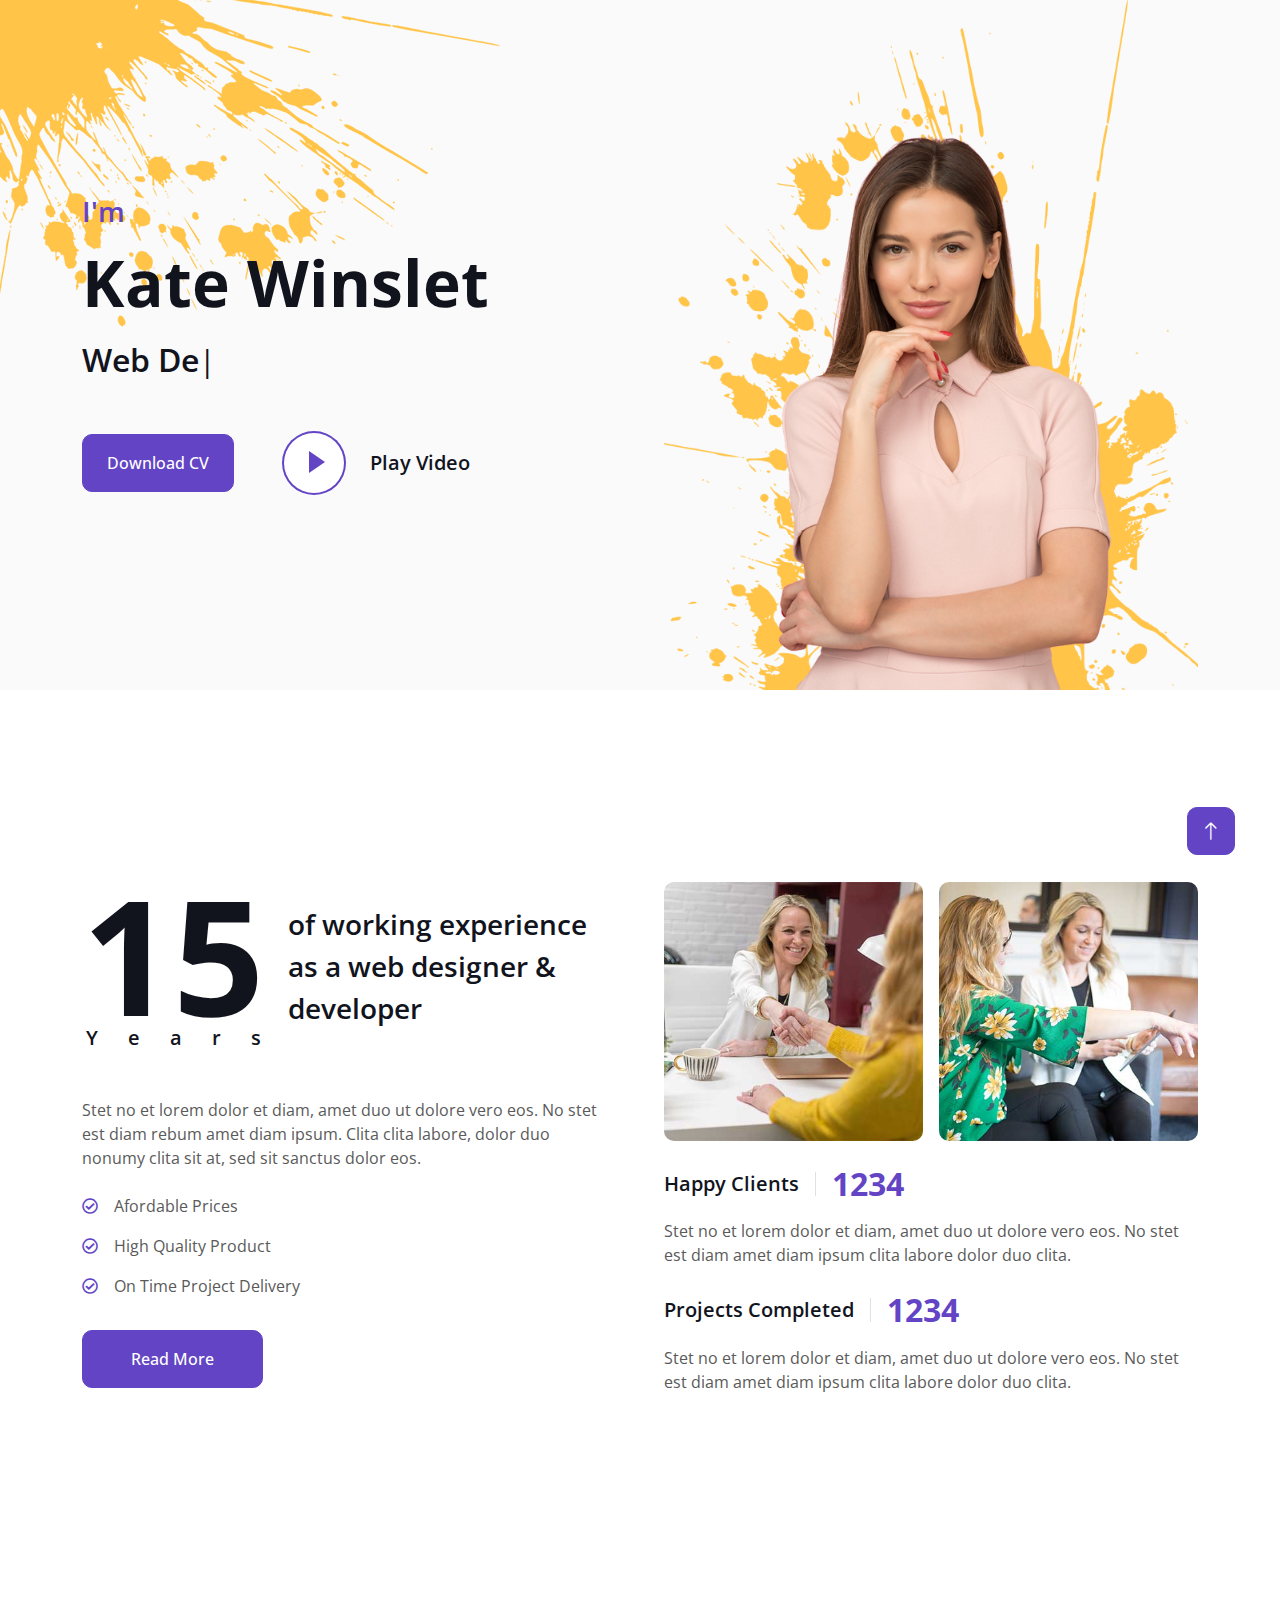
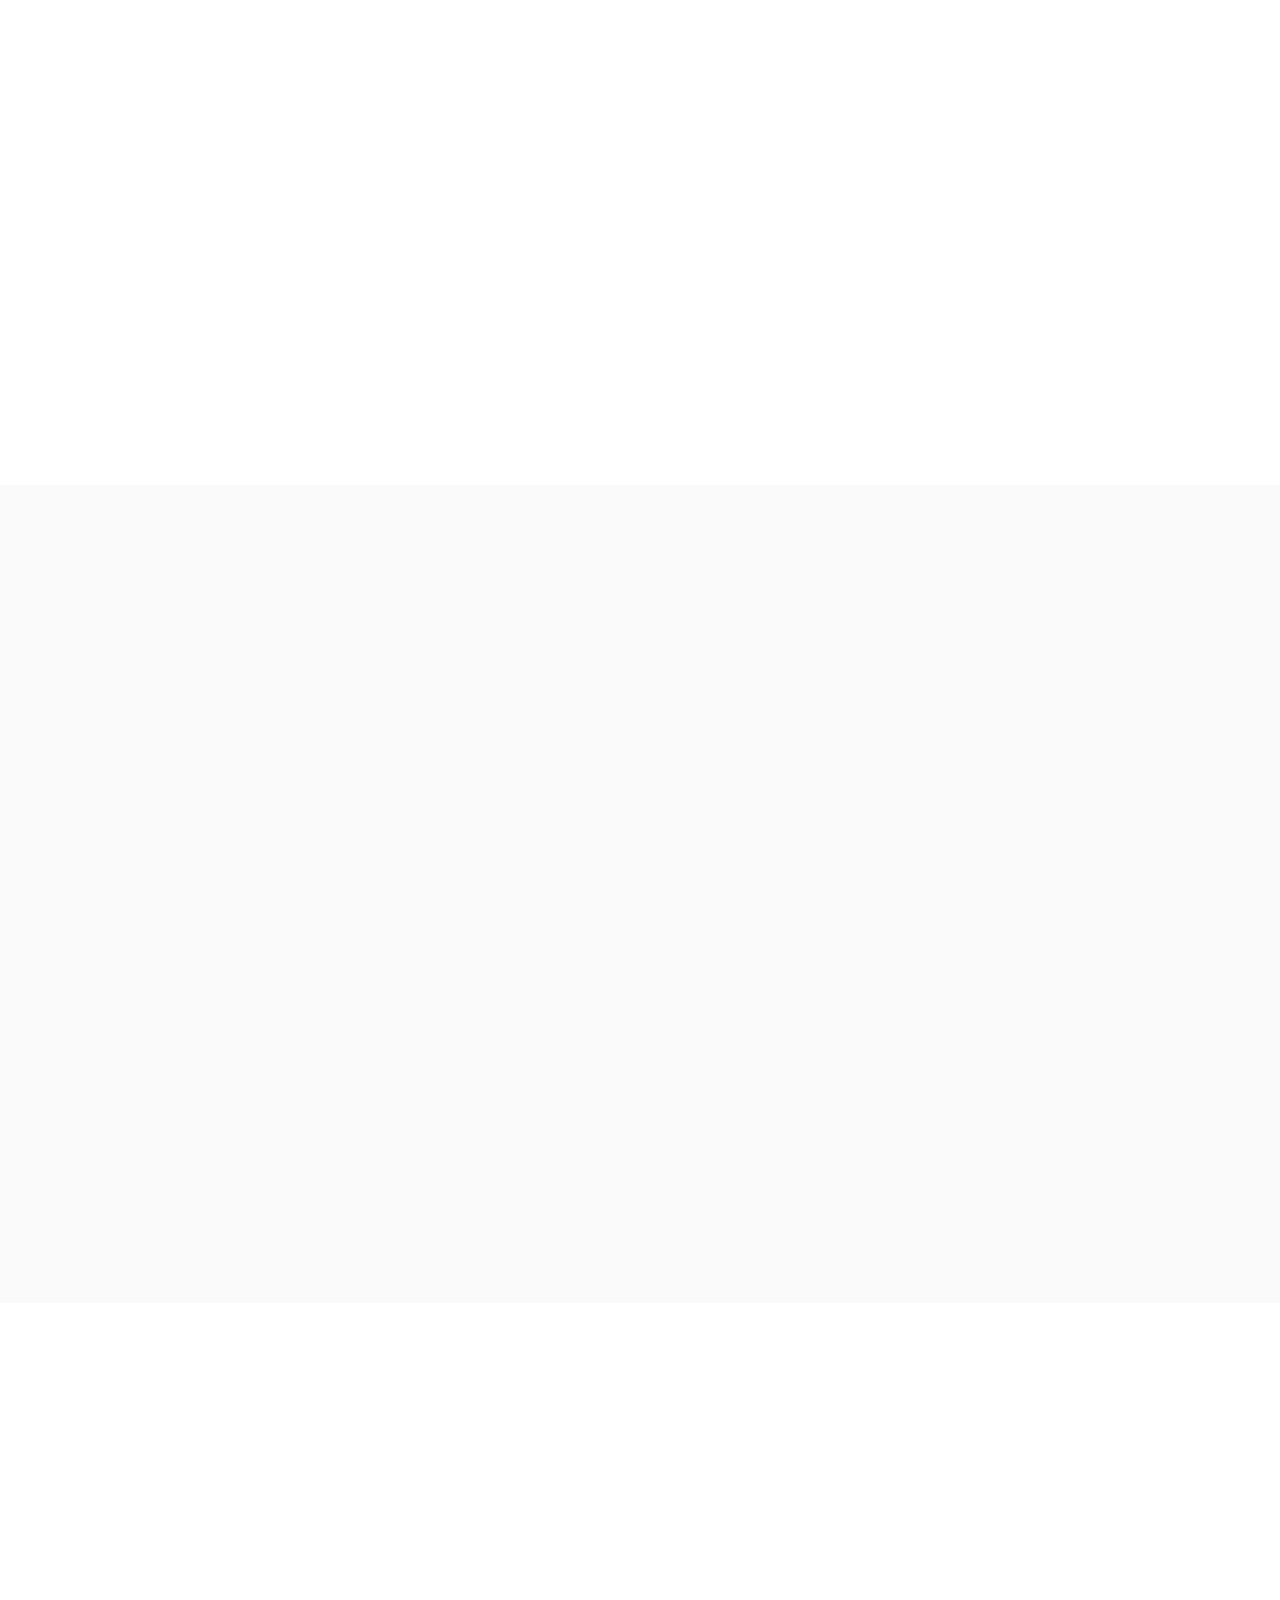
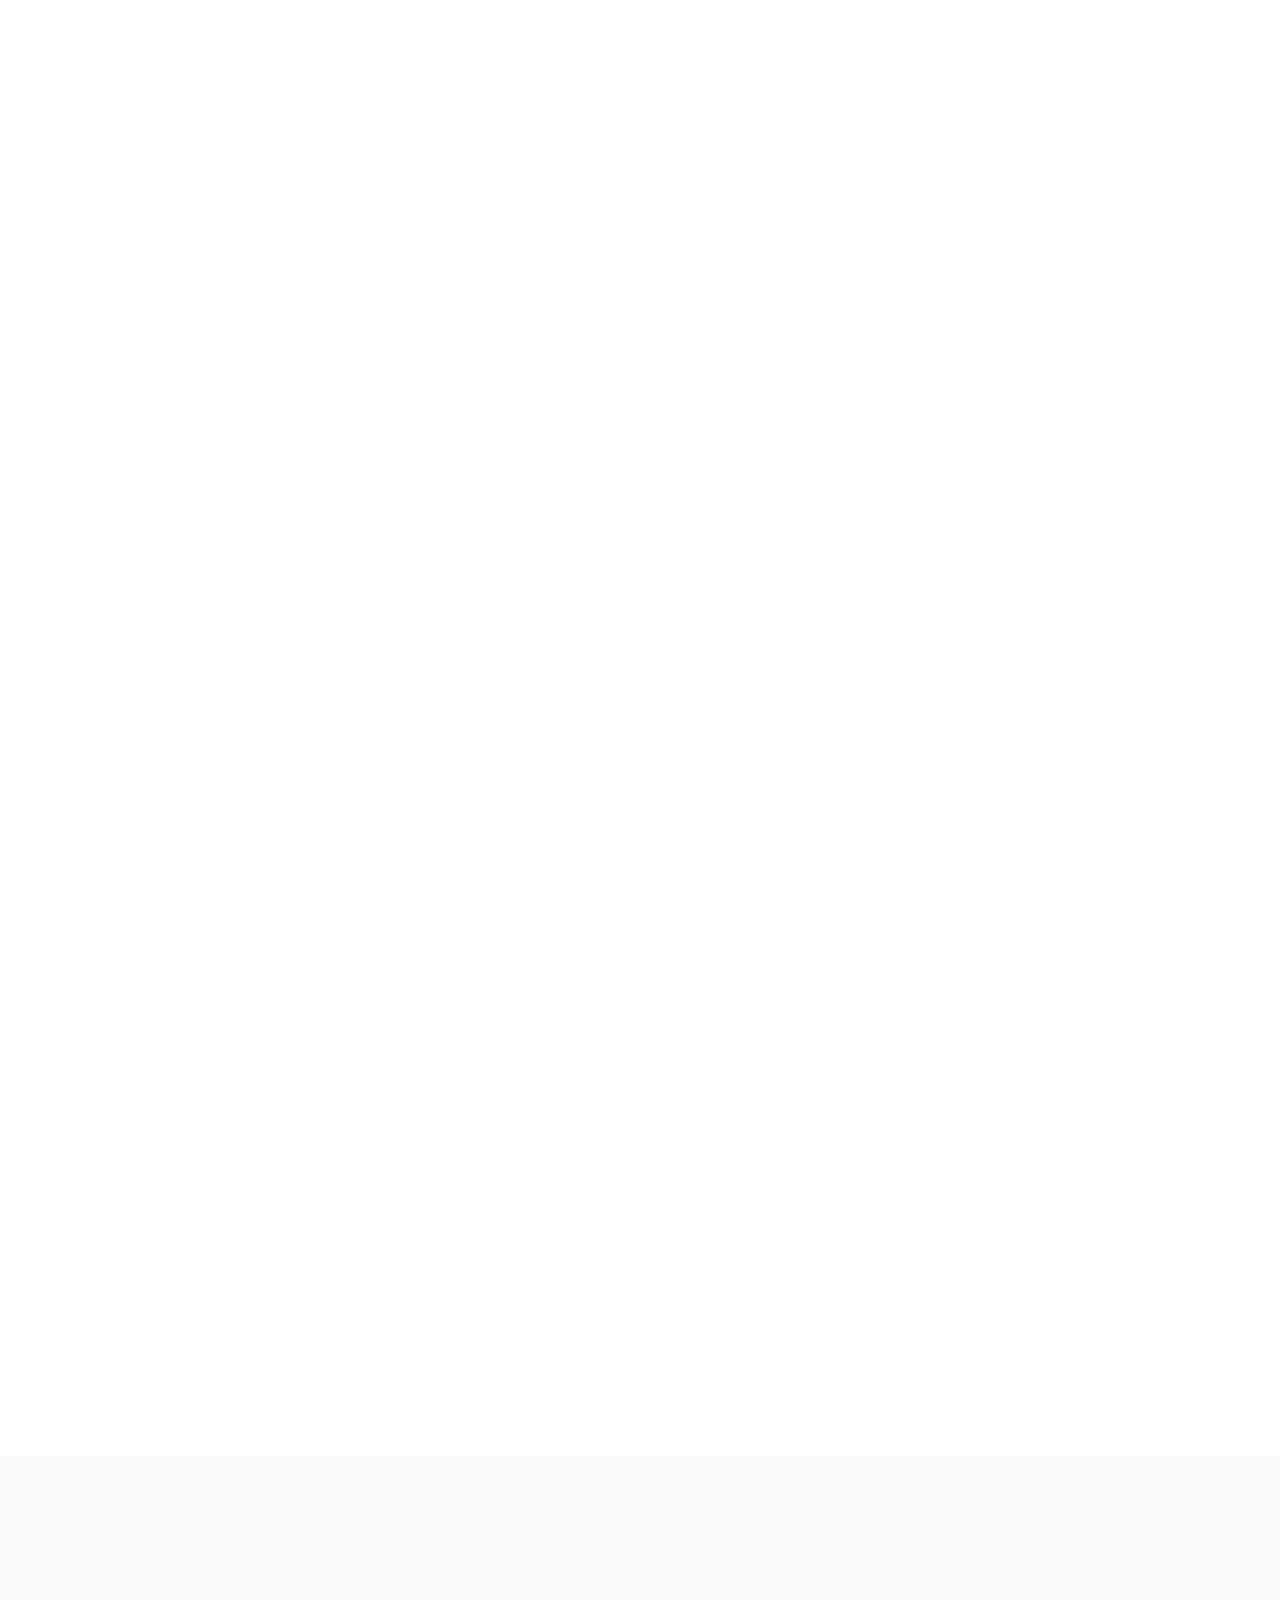
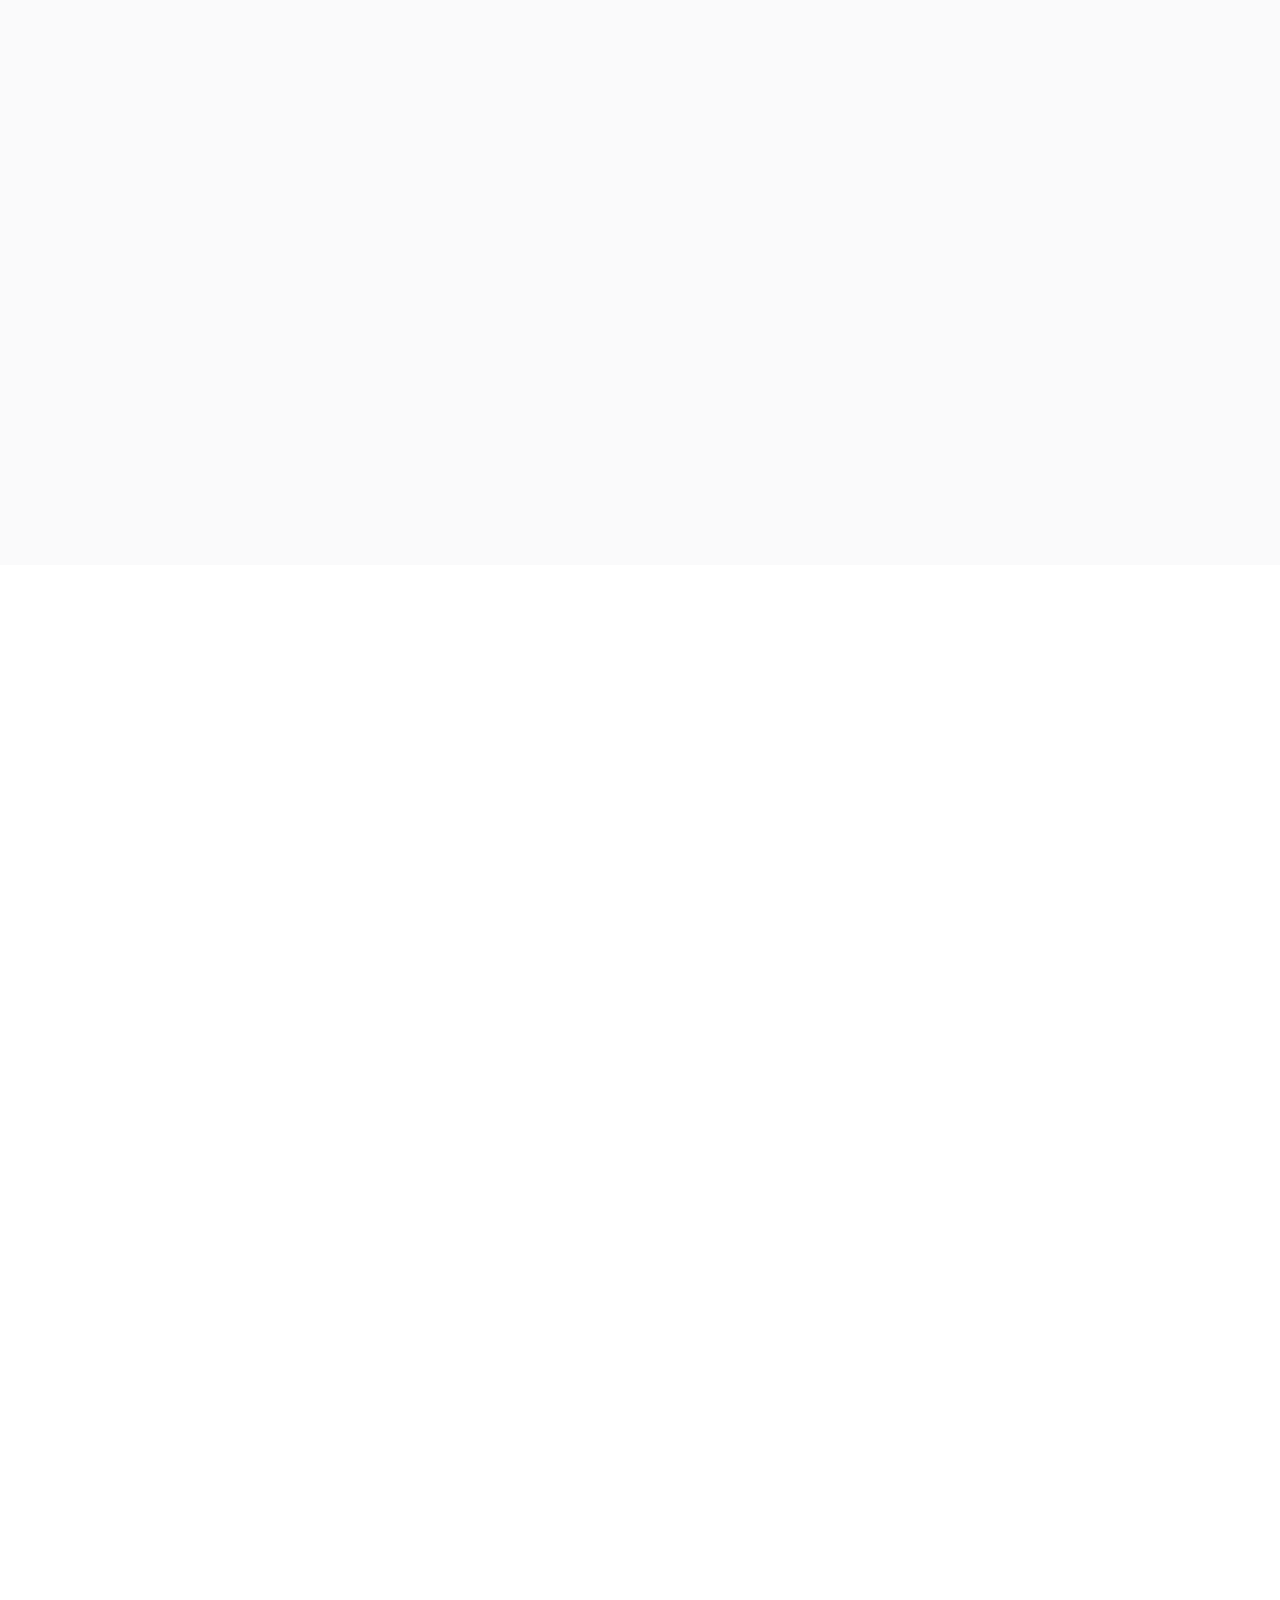
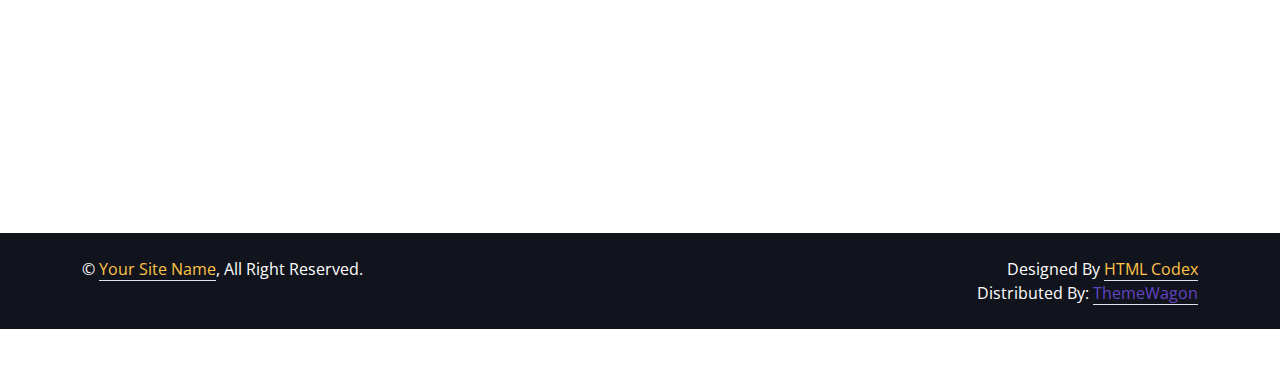
<file: index.html>
<!DOCTYPE html>
<html lang="en">

<head>
    <meta charset="utf-8">
    <title>ProMan - Personal Portfolio HTML Template</title>
    <meta content="width=device-width, initial-scale=1.0" name="viewport">
    <meta content="" name="keywords">
    <meta content="" name="description">

    <!-- Favicon -->
    <link href="img/favicon.ico" rel="icon">

    <!-- Google Web Fonts -->
    <link rel="preconnect" href="https://fonts.googleapis.com">
    <link rel="preconnect" href="https://fonts.gstatic.com" crossorigin>
    <link href="https://fonts.googleapis.com/css2?family=Open+Sans:wght@400;500;600;700;800&display=swap" rel="stylesheet"> 

    <!-- Icon Font Stylesheet -->
    <link href="https://cdnjs.cloudflare.com/ajax/libs/font-awesome/5.10.0/css/all.min.css" rel="stylesheet">
    <link href="https://cdn.jsdelivr.net/npm/bootstrap-icons@1.4.1/font/bootstrap-icons.css" rel="stylesheet">

    <!-- Libraries Stylesheet -->
    <link href="lib/animate/animate.min.css" rel="stylesheet">
    <link href="lib/lightbox/css/lightbox.min.css" rel="stylesheet">
    <link href="lib/owlcarousel/assets/owl.carousel.min.css" rel="stylesheet">

    <!-- Customized Bootstrap Stylesheet -->
    <link href="css/bootstrap.min.css" rel="stylesheet">

    <!-- Template Stylesheet -->
    <link href="css/style.css" rel="stylesheet">
</head>

<body data-bs-spy="scroll" data-bs-target=".navbar" data-bs-offset="51">
    <!-- Spinner Start -->
    <div id="spinner" class="show bg-white position-fixed translate-middle w-100 vh-100 top-50 start-50 d-flex align-items-center justify-content-center">
        <div class="spinner-border text-primary" style="width: 3rem; height: 3rem;" role="status">
            <span class="sr-only">Loading...</span>
        </div>
    </div>
    <!-- Spinner End -->


    <!-- Navbar Start -->
    <nav class="navbar navbar-expand-lg bg-white navbar-light fixed-top shadow py-lg-0 px-4 px-lg-5 wow fadeIn" data-wow-delay="0.1s">
        <a href="index.html" class="navbar-brand d-block d-lg-none">
            <h1 class="text-primary fw-bold m-0">ProMan</h1>
        </a>
        <button type="button" class="navbar-toggler" data-bs-toggle="collapse" data-bs-target="#navbarCollapse">
            <span class="navbar-toggler-icon"></span>
        </button>
        <div class="collapse navbar-collapse justify-content-between py-4 py-lg-0" id="navbarCollapse">
            <div class="navbar-nav ms-auto py-0">
                <a href="#home" class="nav-item nav-link active">Home</a>
                <a href="#about" class="nav-item nav-link">About</a>
                <a href="#skill" class="nav-item nav-link">Skills</a>
                <a href="#service" class="nav-item nav-link">Services</a>
            </div>
            <a href="index.html" class="navbar-brand bg-secondary py-3 px-4 mx-3 d-none d-lg-block">
                <h1 class="text-primary fw-bold m-0">ProMan</h1>
            </a>
            <div class="navbar-nav me-auto py-0">
                <a href="#project" class="nav-item nav-link">Projects</a>
                <a href="#team" class="nav-item nav-link">Team</a>
                <a href="#testimonial" class="nav-item nav-link">Testimonial</a>
                <a href="#contact" class="nav-item nav-link">Contact</a>
            </div>
        </div>
    </nav>
    <!-- Navbar End -->


    <!-- Header Start -->
    <div class="container-fluid bg-light my-6 mt-0" id="home">
        <div class="container">
            <div class="row g-5 align-items-center">
                <div class="col-lg-6 py-6 pb-0 pt-lg-0">
                    <h3 class="text-primary mb-3">I'm</h3>
                    <h1 class="display-3 mb-3">Kate Winslet</h1>
                    <h2 class="typed-text-output d-inline"></h2>
                    <div class="typed-text d-none">Web Designer, Web Developer, Front End Developer, Apps Designer, Apps Developer</div>
                    <div class="d-flex align-items-center pt-5">
                        <a href="" class="btn btn-primary py-3 px-4 me-5">Download CV</a>
                        <button type="button" class="btn-play" data-bs-toggle="modal"
                            data-src="https://www.youtube.com/embed/DWRcNpR6Kdc" data-bs-target="#videoModal">
                            <span></span>
                        </button>
                        <h5 class="ms-4 mb-0 d-none d-sm-block">Play Video</h5>
                    </div>
                </div>
                <div class="col-lg-6">
                    <img class="img-fluid" src="img/profile.png" alt="">
                </div>
            </div>
        </div>
    </div>
    <!-- Header End -->


    <!-- Video Modal Start -->
    <div class="modal modal-video fade" id="videoModal" tabindex="-1" aria-labelledby="exampleModalLabel" aria-hidden="true">
        <div class="modal-dialog">
            <div class="modal-content rounded-0">
                <div class="modal-header">
                    <h3 class="modal-title" id="exampleModalLabel">Youtube Video</h3>
                    <button type="button" class="btn-close" data-bs-dismiss="modal" aria-label="Close"></button>
                </div>
                <div class="modal-body">
                    <!-- 16:9 aspect ratio -->
                    <div class="ratio ratio-16x9">
                        <iframe class="embed-responsive-item" src="" id="video" allowfullscreen allowscriptaccess="always"
                            allow="autoplay"></iframe>
                    </div>
                </div>
            </div>
        </div>
    </div>
    <!-- Video Modal End -->


    <!-- About Start -->
    <div class="container-xxl py-6" id="about">
        <div class="container">
            <div class="row g-5">
                <div class="col-lg-6 wow fadeInUp" data-wow-delay="0.1s">
                    <div class="d-flex align-items-center mb-5">
                        <div class="years flex-shrink-0 text-center me-4">
                            <h1 class="display-1 mb-0">15</h1>
                            <h5 class="mb-0">Years</h5>
                        </div>
                        <h3 class="lh-base mb-0">of working experience as a web designer & developer</h3>
                    </div>
                    <p class="mb-4">Stet no et lorem dolor et diam, amet duo ut dolore vero eos. No stet est diam rebum amet diam ipsum. Clita clita labore, dolor duo nonumy clita sit at, sed sit sanctus dolor eos.</p>
                    <p class="mb-3"><i class="far fa-check-circle text-primary me-3"></i>Afordable Prices</p>
                    <p class="mb-3"><i class="far fa-check-circle text-primary me-3"></i>High Quality Product</p>
                    <p class="mb-3"><i class="far fa-check-circle text-primary me-3"></i>On Time Project Delivery</p>
                    <a class="btn btn-primary py-3 px-5 mt-3" href="">Read More</a>
                </div>
                <div class="col-lg-6 wow fadeInUp" data-wow-delay="0.5s">
                    <div class="row g-3 mb-4">
                        <div class="col-sm-6">
                            <img class="img-fluid rounded" src="img/about-1.jpg" alt="">
                        </div>
                        <div class="col-sm-6">
                            <img class="img-fluid rounded" src="img/about-2.jpg" alt="">
                        </div>
                    </div>
                    <div class="d-flex align-items-center mb-3">
                        <h5 class="border-end pe-3 me-3 mb-0">Happy Clients</h5>
                        <h2 class="text-primary fw-bold mb-0" data-toggle="counter-up">1234</h2>
                    </div>
                    <p class="mb-4">Stet no et lorem dolor et diam, amet duo ut dolore vero eos. No stet est diam amet diam ipsum clita labore dolor duo clita.</p>
                    <div class="d-flex align-items-center mb-3">
                        <h5 class="border-end pe-3 me-3 mb-0">Projects Completed</h5>
                        <h2 class="text-primary fw-bold mb-0" data-toggle="counter-up">1234</h2>
                    </div>
                    <p class="mb-0">Stet no et lorem dolor et diam, amet duo ut dolore vero eos. No stet est diam amet diam ipsum clita labore dolor duo clita.</p>
                </div>
            </div>
        </div>
    </div>
    <!-- About End -->


    <!-- Expertise Start -->
    <div class="container-xxl py-6 pb-5" id="skill">
        <div class="container">
            <div class="row g-5">
                <div class="col-lg-6 wow fadeInUp" data-wow-delay="0.1s">
                    <h1 class="display-5 mb-5">Skills & Experience</h1>
                    <p class="mb-4">Stet no et lorem dolor et diam, amet duo ut dolore vero eos. No stet est diam rebum amet diam ipsum clita dolor duo clita sit.</p>
                    <h3 class="mb-4">My Skills</h3>
                    <div class="row align-items-center">
                        <div class="col-md-6">
                            <div class="skill mb-4">
                                <div class="d-flex justify-content-between">
                                    <h6 class="font-weight-bold">HTML</h6>
                                    <h6 class="font-weight-bold">95%</h6>
                                </div>
                                <div class="progress">
                                    <div class="progress-bar bg-primary" role="progressbar" aria-valuenow="95" aria-valuemin="0" aria-valuemax="100"></div>
                                </div>
                            </div>
                            <div class="skill mb-4">
                                <div class="d-flex justify-content-between">
                                    <h6 class="font-weight-bold">CSS</h6>
                                    <h6 class="font-weight-bold">85%</h6>
                                </div>
                                <div class="progress">
                                    <div class="progress-bar bg-warning" role="progressbar" aria-valuenow="85" aria-valuemin="0" aria-valuemax="100"></div>
                                </div>
                            </div>
                            <div class="skill mb-4">
                                <div class="d-flex justify-content-between">
                                    <h6 class="font-weight-bold">PHP</h6>
                                    <h6 class="font-weight-bold">90%</h6>
                                </div>
                                <div class="progress">
                                    <div class="progress-bar bg-danger" role="progressbar" aria-valuenow="90" aria-valuemin="0" aria-valuemax="100"></div>
                                </div>
                            </div>
                        </div>
                        <div class="col-md-6">
                            <div class="skill mb-4">
                                <div class="d-flex justify-content-between">
                                    <h6 class="font-weight-bold">Javascript</h6>
                                    <h6 class="font-weight-bold">90%</h6>
                                </div>
                                <div class="progress">
                                    <div class="progress-bar bg-danger" role="progressbar" aria-valuenow="90" aria-valuemin="0" aria-valuemax="100"></div>
                                </div>
                            </div>
                            <div class="skill mb-4">
                                <div class="d-flex justify-content-between">
                                    <h6 class="font-weight-bold">Angular JS</h6>
                                    <h6 class="font-weight-bold">95%</h6>
                                </div>
                                <div class="progress">
                                    <div class="progress-bar bg-dark" role="progressbar" aria-valuenow="95" aria-valuemin="0" aria-valuemax="100"></div>
                                </div>
                            </div>
                            <div class="skill mb-4">
                                <div class="d-flex justify-content-between">
                                    <h6 class="font-weight-bold">Wordpress</h6>
                                    <h6 class="font-weight-bold">85%</h6>
                                </div>
                                <div class="progress">
                                    <div class="progress-bar bg-info" role="progressbar" aria-valuenow="85" aria-valuemin="0" aria-valuemax="100"></div>
                                </div>
                            </div>
                        </div>
                    </div>
                </div>
                <div class="col-lg-6 wow fadeInUp" data-wow-delay="0.5s">
                    <ul class="nav nav-pills rounded border border-2 border-primary mb-5">
                        <li class="nav-item w-50">
                            <button class="nav-link w-100 py-3 fs-5 active" data-bs-toggle="pill" href="#tab-1">Experience</button>
                        </li>
                        <li class="nav-item w-50">
                            <button class="nav-link w-100 py-3 fs-5" data-bs-toggle="pill" href="#tab-2">Education</button>
                        </li>
                    </ul>
                    <div class="tab-content">
                        <div id="tab-1" class="tab-pane fade show p-0 active">
                            <div class="row gy-5 gx-4">
                                <div class="col-sm-6">
                                    <h5>UI Designer</h5>
                                    <hr class="text-primary my-2">
                                    <p class="text-primary mb-1">2000 - 2045</p>
                                    <h6 class="mb-0">Apex Software Inc</h6>
                                </div>
                                <div class="col-sm-6">
                                    <h5>Product Designer</h5>
                                    <hr class="text-primary my-2">
                                    <p class="text-primary mb-1">2000 - 2045</p>
                                    <h6 class="mb-0">Apex Software Inc</h6>
                                </div>
                                <div class="col-sm-6">
                                    <h5>Web Designer</h5>
                                    <hr class="text-primary my-2">
                                    <p class="text-primary mb-1">2000 - 2045</p>
                                    <h6 class="mb-0">Apex Software Inc</h6>
                                </div>
                                <div class="col-sm-6">
                                    <h5>Apps Designer</h5>
                                    <hr class="text-primary my-2">
                                    <p class="text-primary mb-1">2000 - 2045</p>
                                    <h6 class="mb-0">Apex Software Inc</h6>
                                </div>
                            </div>
                        </div>
                        <div id="tab-2" class="tab-pane fade show p-0">
                            <div class="row gy-5 gx-4">
                                <div class="col-sm-6">
                                    <h5>UI Design Course</h5>
                                    <hr class="text-primary my-2">
                                    <p class="text-primary mb-1">2000 - 2045</p>
                                    <h6 class="mb-0">Cambridge University</h6>
                                </div>
                                <div class="col-sm-6">
                                    <h5>IOS Development</h5>
                                    <hr class="text-primary my-2">
                                    <p class="text-primary mb-1">2000 - 2045</p>
                                    <h6 class="mb-0">Cambridge University</h6>
                                </div>
                                <div class="col-sm-6">
                                    <h5>Web Design</h5>
                                    <hr class="text-primary my-2">
                                    <p class="text-primary mb-1">2000 - 2045</p>
                                    <h6 class="mb-0">Cambridge University</h6>
                                </div>
                                <div class="col-sm-6">
                                    <h5>Apps Design</h5>
                                    <hr class="text-primary my-2">
                                    <p class="text-primary mb-1">2000 - 2045</p>
                                    <h6 class="mb-0">Cambridge University</h6>
                                </div>
                            </div>
                        </div>
                    </div>
                </div>
            </div>
        </div>
    </div>
    <!-- Expertise End -->


    <!-- Service Start -->
    <div class="container-fluid bg-light my-5 py-6" id="service">
        <div class="container">
            <div class="row g-5 mb-5 wow fadeInUp" data-wow-delay="0.1s">
                <div class="col-lg-6">
                    <h1 class="display-5 mb-0">My Services</h1>
                </div>
                <div class="col-lg-6 text-lg-end">
                    <a class="btn btn-primary py-3 px-5" href="">Hire Me</a>
                </div>
            </div>
            <div class="row g-4">
                <div class="col-lg-6 wow fadeInUp" data-wow-delay="0.1s">
                    <div class="service-item d-flex flex-column flex-sm-row bg-white rounded h-100 p-4 p-lg-5">
                        <div class="bg-icon flex-shrink-0 mb-3">
                            <i class="fa fa-crop-alt fa-2x text-dark"></i>
                        </div>
                        <div class="ms-sm-4">
                            <h4 class="mb-3">Creative Design</h4>
                            <h6 class="mb-3">Start from <span class="text-primary">$199</span></h6>
                            <span>Stet lorem dolor diam amet vero eos. No stet est diam amet diam ipsum. Clita dolor duo clita sit sed sit dolor eos.</span>
                        </div>
                    </div>
                </div>
                <div class="col-lg-6 wow fadeInUp" data-wow-delay="0.3s">
                    <div class="service-item d-flex flex-column flex-sm-row bg-white rounded h-100 p-4 p-lg-5">
                        <div class="bg-icon flex-shrink-0 mb-3">
                            <i class="fa fa-code-branch fa-2x text-dark"></i>
                        </div>
                        <div class="ms-sm-4">
                            <h4 class="mb-3">Graphic Design</h4>
                            <h6 class="mb-3">Start from <span class="text-primary">$199</span></h6>
                            <span>Stet lorem dolor diam amet vero eos. No stet est diam amet diam ipsum. Clita dolor duo clita sit sed sit dolor eos.</span>
                        </div>
                    </div>
                </div>
                <div class="col-lg-6 wow fadeInUp" data-wow-delay="0.1s">
                    <div class="service-item d-flex flex-column flex-sm-row bg-white rounded h-100 p-4 p-lg-5">
                        <div class="bg-icon flex-shrink-0 mb-3">
                            <i class="fa fa-code fa-2x text-dark"></i>
                        </div>
                        <div class="ms-sm-4">
                            <h4 class="mb-3">Web Design</h4>
                            <h6 class="mb-3">Start from <span class="text-primary">$199</span></h6>
                            <span>Stet lorem dolor diam amet vero eos. No stet est diam amet diam ipsum. Clita dolor duo clita sit sed sit dolor eos.</span>
                        </div>
                    </div>
                </div>
                <div class="col-lg-6 wow fadeInUp" data-wow-delay="0.3s">
                    <div class="service-item d-flex flex-column flex-sm-row bg-white rounded h-100 p-4 p-lg-5">
                        <div class="bg-icon flex-shrink-0 mb-3">
                            <i class="fa fa-laptop-code fa-2x text-dark"></i>
                        </div>
                        <div class="ms-sm-4">
                            <h4 class="mb-3">UI/UX Design</h4>
                            <h6 class="mb-3">Start from <span class="text-primary">$199</span></h6>
                            <span>Stet lorem dolor diam amet vero eos. No stet est diam amet diam ipsum. Clita dolor duo clita sit sed sit dolor eos.</span>
                        </div>
                    </div>
                </div>
            </div>
        </div>
    </div>
    <!-- Service End -->


    <!-- Projects Start -->
    <div class="container-xxl py-6 pt-5" id="project">
        <div class="container">
            <div class="row g-5 mb-5 align-items-center wow fadeInUp" data-wow-delay="0.1s">
                <div class="col-lg-6">
                    <h1 class="display-5 mb-0">My Projects</h1>
                </div>
                <div class="col-lg-6 text-lg-end">
                    <ul class="list-inline mx-n3 mb-0" id="portfolio-flters">
                        <li class="mx-3 active" data-filter="*">All Projects</li>
                        <li class="mx-3" data-filter=".first">UI/UX Design</li>
                        <li class="mx-3" data-filter=".second">Graphic Design</li>
                    </ul>
                </div>
            </div>
            <div class="row g-4 portfolio-container wow fadeInUp" data-wow-delay="0.1s">
                <div class="col-lg-4 col-md-6 portfolio-item first">
                    <div class="portfolio-img rounded overflow-hidden">
                        <img class="img-fluid" src="img/project-1.jpg" alt="">
                        <div class="portfolio-btn">
                            <a class="btn btn-lg-square btn-outline-secondary border-2 mx-1" href="img/project-1.jpg" data-lightbox="portfolio"><i class="fa fa-eye"></i></a>
                            <a class="btn btn-lg-square btn-outline-secondary border-2 mx-1" href=""><i class="fa fa-link"></i></a>
                        </div>
                    </div>
                </div>
                <div class="col-lg-4 col-md-6 portfolio-item second">
                    <div class="portfolio-img rounded overflow-hidden">
                        <img class="img-fluid" src="img/project-2.jpg" alt="">
                        <div class="portfolio-btn">
                            <a class="btn btn-lg-square btn-outline-secondary border-2 mx-1" href="img/project-2.jpg" data-lightbox="portfolio"><i class="fa fa-eye"></i></a>
                            <a class="btn btn-lg-square btn-outline-secondary border-2 mx-1" href=""><i class="fa fa-link"></i></a>
                        </div>
                    </div>
                </div>
                <div class="col-lg-4 col-md-6 portfolio-item first">
                    <div class="portfolio-img rounded overflow-hidden">
                        <img class="img-fluid" src="img/project-3.jpg" alt="">
                        <div class="portfolio-btn">
                            <a class="btn btn-lg-square btn-outline-secondary border-2 mx-1" href="img/project-3.jpg" data-lightbox="portfolio"><i class="fa fa-eye"></i></a>
                            <a class="btn btn-lg-square btn-outline-secondary border-2 mx-1" href=""><i class="fa fa-link"></i></a>
                        </div>
                    </div>
                </div>
                <div class="col-lg-4 col-md-6 portfolio-item second">
                    <div class="portfolio-img rounded overflow-hidden">
                        <img class="img-fluid" src="img/project-4.jpg" alt="">
                        <div class="portfolio-btn">
                            <a class="btn btn-lg-square btn-outline-secondary border-2 mx-1" href="img/project-4.jpg" data-lightbox="portfolio"><i class="fa fa-eye"></i></a>
                            <a class="btn btn-lg-square btn-outline-secondary border-2 mx-1" href=""><i class="fa fa-link"></i></a>
                        </div>
                    </div>
                </div>
                <div class="col-lg-4 col-md-6 portfolio-item first">
                    <div class="portfolio-img rounded overflow-hidden">
                        <img class="img-fluid" src="img/project-5.jpg" alt="">
                        <div class="portfolio-btn">
                            <a class="btn btn-lg-square btn-outline-secondary border-2 mx-1" href="img/project-5.jpg" data-lightbox="portfolio"><i class="fa fa-eye"></i></a>
                            <a class="btn btn-lg-square btn-outline-secondary border-2 mx-1" href=""><i class="fa fa-link"></i></a>
                        </div>
                    </div>
                </div>
                <div class="col-lg-4 col-md-6 portfolio-item second">
                    <div class="portfolio-img rounded overflow-hidden">
                        <img class="img-fluid" src="img/project-6.jpg" alt="">
                        <div class="portfolio-btn">
                            <a class="btn btn-lg-square btn-outline-secondary border-2 mx-1" href="img/project-6.jpg" data-lightbox="portfolio"><i class="fa fa-eye"></i></a>
                            <a class="btn btn-lg-square btn-outline-secondary border-2 mx-1" href=""><i class="fa fa-link"></i></a>
                        </div>
                    </div>
                </div>
            </div>
        </div>
    </div>
    <!-- Projects End -->


    <!-- Team Start -->
    <div class="container-xxl py-6 pb-5" id="team">
        <div class="container">
            <div class="row g-5 mb-5 wow fadeInUp" data-wow-delay="0.1s">
                <div class="col-lg-6">
                    <h1 class="display-5 mb-0">Team Members</h1>
                </div>
                <div class="col-lg-6 text-lg-end">
                    <a class="btn btn-primary py-3 px-5" href="">Contact Us</a>
                </div>
            </div>
            <div class="row g-4">
                <div class="col-lg-4 col-md-6 wow fadeInUp" data-wow-delay="0.1s">
                    <div class="team-item position-relative">
                        <img class="img-fluid rounded" src="img/team-1.jpg" alt="">
                        <div class="team-text bg-white rounded-end p-4">
                            <div>
                                <h5>Full Name</h5>
                                <span>Designer</span>
                            </div>
                            <i class="fa fa-arrow-right fa-2x text-primary"></i>
                        </div>
                    </div>
                </div>
                <div class="col-lg-4 col-md-6 wow fadeInUp" data-wow-delay="0.3s">
                    <div class="team-item position-relative">
                        <img class="img-fluid rounded" src="img/team-2.jpg" alt="">
                        <div class="team-text bg-white rounded-end p-4">
                            <div>
                                <h5>Full Name</h5>
                                <span>Designer</span>
                            </div>
                            <i class="fa fa-arrow-right fa-2x text-primary"></i>
                        </div>
                    </div>
                </div>
                <div class="col-lg-4 col-md-6 wow fadeInUp" data-wow-delay="0.5s">
                    <div class="team-item position-relative">
                        <img class="img-fluid rounded" src="img/team-3.jpg" alt="">
                        <div class="team-text bg-white rounded-end p-4">
                            <div>
                                <h5>Full Name</h5>
                                <span>Designer</span>
                            </div>
                            <i class="fa fa-arrow-right fa-2x text-primary"></i>
                        </div>
                    </div>
                </div>
            </div>
        </div>
    </div>
    <!-- Team End -->


    <!-- Testimonial Start -->
    <div class="container-fluid bg-light py-5 my-5" id="testimonial">
        <div class="container-fluid py-5">
            <h1 class="display-5 text-center mb-5 wow fadeInUp" data-wow-delay="0.1s">Testimonial</h1>
            <div class="row justify-content-center">
                <div class="col-lg-3 d-none d-lg-block">
                    <div class="testimonial-left h-100">
                        <img class="img-fluid wow fadeIn" data-wow-delay="0.1s" src="img/testimonial-1.jpg" alt="">
                        <img class="img-fluid wow fadeIn" data-wow-delay="0.3s" src="img/testimonial-2.jpg" alt="">
                        <img class="img-fluid wow fadeIn" data-wow-delay="0.5s" src="img/testimonial-3.jpg" alt="">
                    </div>
                </div>
                <div class="col-lg-6 wow fadeInUp" data-wow-delay="0.5s">
                    <div class="owl-carousel testimonial-carousel">
                        <div class="testimonial-item text-center">
                            <div class="position-relative mb-5">
                                <img class="img-fluid rounded-circle border border-secondary p-2 mx-auto" src="img/testimonial-1.jpg" alt="">
                                <div class="testimonial-icon">
                                    <i class="fa fa-quote-left text-primary"></i>
                                </div>
                            </div>
                            <p class="fs-5 fst-italic">Dolores sed duo clita tempor justo dolor et stet lorem kasd labore dolore lorem ipsum. At lorem lorem magna ut et, nonumy et labore et tempor diam tempor erat.</p>
                            <hr class="w-25 mx-auto">
                            <h5>Client Name</h5>
                            <span>Profession</span>
                        </div>
                        <div class="testimonial-item text-center">
                            <div class="position-relative mb-5">
                                <img class="img-fluid rounded-circle border border-secondary p-2 mx-auto" src="img/testimonial-2.jpg" alt="">
                                <div class="testimonial-icon">
                                    <i class="fa fa-quote-left text-primary"></i>
                                </div>
                            </div>
                            <p class="fs-5 fst-italic">Dolores sed duo clita tempor justo dolor et stet lorem kasd labore dolore lorem ipsum. At lorem lorem magna ut et, nonumy et labore et tempor diam tempor erat.</p>
                            <hr class="w-25 mx-auto">
                            <h5>Client Name</h5>
                            <span>Profession</span>
                        </div>
                        <div class="testimonial-item text-center">
                            <div class="position-relative mb-5">
                                <img class="img-fluid rounded-circle border border-secondary p-2 mx-auto" src="img/testimonial-3.jpg" alt="">
                                <div class="testimonial-icon">
                                    <i class="fa fa-quote-left text-primary"></i>
                                </div>
                            </div>
                            <p class="fs-5 fst-italic">Dolores sed duo clita tempor justo dolor et stet lorem kasd labore dolore lorem ipsum. At lorem lorem magna ut et, nonumy et labore et tempor diam tempor erat.</p>
                            <hr class="w-25 mx-auto">
                            <h5>Client Name</h5>
                            <span>Profession</span>
                        </div>
                    </div>
                </div>
                <div class="col-lg-3 d-none d-lg-block">
                    <div class="testimonial-right h-100">
                        <img class="img-fluid wow fadeIn" data-wow-delay="0.1s" src="img/testimonial-1.jpg" alt="">
                        <img class="img-fluid wow fadeIn" data-wow-delay="0.3s" src="img/testimonial-2.jpg" alt="">
                        <img class="img-fluid wow fadeIn" data-wow-delay="0.5s" src="img/testimonial-3.jpg" alt="">
                    </div>
                </div>
            </div>
        </div>
    </div>
    <!-- Testimonial End -->


    <!-- Contact Start -->
    <div class="container-xxl pb-5" id="contact">
        <div class="container py-5">
            <div class="row g-5 mb-5 wow fadeInUp" data-wow-delay="0.1s">
                <div class="col-lg-6">
                    <h1 class="display-5 mb-0">Let's Work Together</h1>
                </div>
                <div class="col-lg-6 text-lg-end">
                    <a class="btn btn-primary py-3 px-5" href="">Say Hello</a>
                </div>
            </div>
            <div class="row g-5">
                <div class="col-lg-5 col-md-6 wow fadeInUp" data-wow-delay="0.1s">
                    <p class="mb-2">My office:</p>
                    <h3 class="fw-bold">123 Street, New York, USA</h3>
                    <hr class="w-100">
                    <p class="mb-2">Call me:</p>
                    <h3 class="fw-bold">+012 345 6789</h3>
                    <hr class="w-100">
                    <p class="mb-2">Mail me:</p>
                    <h3 class="fw-bold">info@example.com</h3>
                    <hr class="w-100">
                    <p class="mb-2">Follow me:</p>
                    <div class="d-flex pt-2">
                        <a class="btn btn-square btn-primary me-2" href=""><i class="fab fa-twitter"></i></a>
                        <a class="btn btn-square btn-primary me-2" href=""><i class="fab fa-facebook-f"></i></a>
                        <a class="btn btn-square btn-primary me-2" href=""><i class="fab fa-youtube"></i></a>
                        <a class="btn btn-square btn-primary me-2" href=""><i class="fab fa-linkedin-in"></i></a>
                    </div>
                </div>
                <div class="col-lg-7 col-md-6 wow fadeInUp" data-wow-delay="0.5s">
                    <p class="mb-4">The contact form is currently inactive. Get a functional and working contact form with Ajax & PHP in a few minutes. Just copy and paste the files, add a little code and you're done. <a href="https://htmlcodex.com/contact-form">Download Now</a>.</p>
                    <form>
                        <div class="row g-3">
                            <div class="col-md-6">
                                <div class="form-floating">
                                    <input type="text" class="form-control" id="name" placeholder="Your Name">
                                    <label for="name">Your Name</label>
                                </div>
                            </div>
                            <div class="col-md-6">
                                <div class="form-floating">
                                    <input type="email" class="form-control" id="email" placeholder="Your Email">
                                    <label for="email">Your Email</label>
                                </div>
                            </div>
                            <div class="col-12">
                                <div class="form-floating">
                                    <input type="text" class="form-control" id="subject" placeholder="Subject">
                                    <label for="subject">Subject</label>
                                </div>
                            </div>
                            <div class="col-12">
                                <div class="form-floating">
                                    <textarea class="form-control" placeholder="Leave a message here" id="message" style="height: 100px"></textarea>
                                    <label for="message">Message</label>
                                </div>
                            </div>
                            <div class="col-12">
                                <button class="btn btn-primary py-3 px-5" type="submit">Send Message</button>
                            </div>
                        </div>
                    </form>
                </div>
            </div>
        </div>
    </div>
    <!-- Contact End -->


    <!-- Map Start -->
    <div class="container-xxl pt-5 px-0 wow fadeInUp" data-wow-delay="0.1s">
        <div class="container-xxl pt-5 px-0">
            <div class="bg-dark">
                <iframe
                src="https://www.google.com/maps/embed?pb=!1m18!1m12!1m3!1d3001156.4288297426!2d-78.01371936852176!3d42.72876761954724!2m3!1f0!2f0!3f0!3m2!1i1024!2i768!4f13.1!3m3!1m2!1s0x4ccc4bf0f123a5a9%3A0xddcfc6c1de189567!2sNew%20York%2C%20USA!5e0!3m2!1sen!2sbd!4v1603794290143!5m2!1sen!2sbd"
                frameborder="0" style="width: 100%; height: 450px; border:0;" allowfullscreen="" aria-hidden="false"
                tabindex="0"></iframe>
            </div>
        </div>
    </div>
    <!-- Map End -->


    <!-- Copyright Start -->
    <div class="container-fluid bg-dark text-white py-4">
            <div class="container">
                <div class="row">
                    <div class="col-md-6 text-center text-md-start mb-3 mb-md-0">
                        &copy; <a class="border-bottom text-secondary" href="#">Your Site Name</a>, All Right Reserved.
                    </div>
                    <div class="col-md-6 text-center text-md-end">
                        <!--/*** This template is free as long as you keep the footer author’s credit link/attribution link/backlink. If you'd like to use the template without the footer author’s credit link/attribution link/backlink, you can purchase the Credit Removal License from "https://htmlcodex.com/credit-removal". Thank you for your support. ***/-->
                        Designed By <a class="border-bottom text-secondary" href="https://htmlcodex.com">HTML Codex</a>
                        <br>Distributed By: <a class="border-bottom" href="https://themewagon.com" target="_blank">ThemeWagon</a>
                    </div>
                </div>
            </div>
        </div>
    </div>
    <!-- Copyright End -->


    <!-- Back to Top -->
    <a href="#" class="btn btn-lg btn-primary btn-lg-square back-to-top"><i class="bi bi-arrow-up"></i></a>


    <!-- JavaScript Libraries -->
    <script src="https://code.jquery.com/jquery-3.4.1.min.js"></script>
    <script src="https://cdn.jsdelivr.net/npm/bootstrap@5.0.0/dist/js/bootstrap.bundle.min.js"></script>
    <script src="lib/wow/wow.min.js"></script>
    <script src="lib/easing/easing.min.js"></script>
    <script src="lib/waypoints/waypoints.min.js"></script>
    <script src="lib/typed/typed.min.js"></script>
    <script src="lib/counterup/counterup.min.js"></script>
    <script src="lib/owlcarousel/owl.carousel.min.js"></script>
    <script src="lib/isotope/isotope.pkgd.min.js"></script>
    <script src="lib/lightbox/js/lightbox.min.js"></script>

    <!-- Template Javascript -->
    <script src="js/main.js"></script>
</body>

</html>
</file>
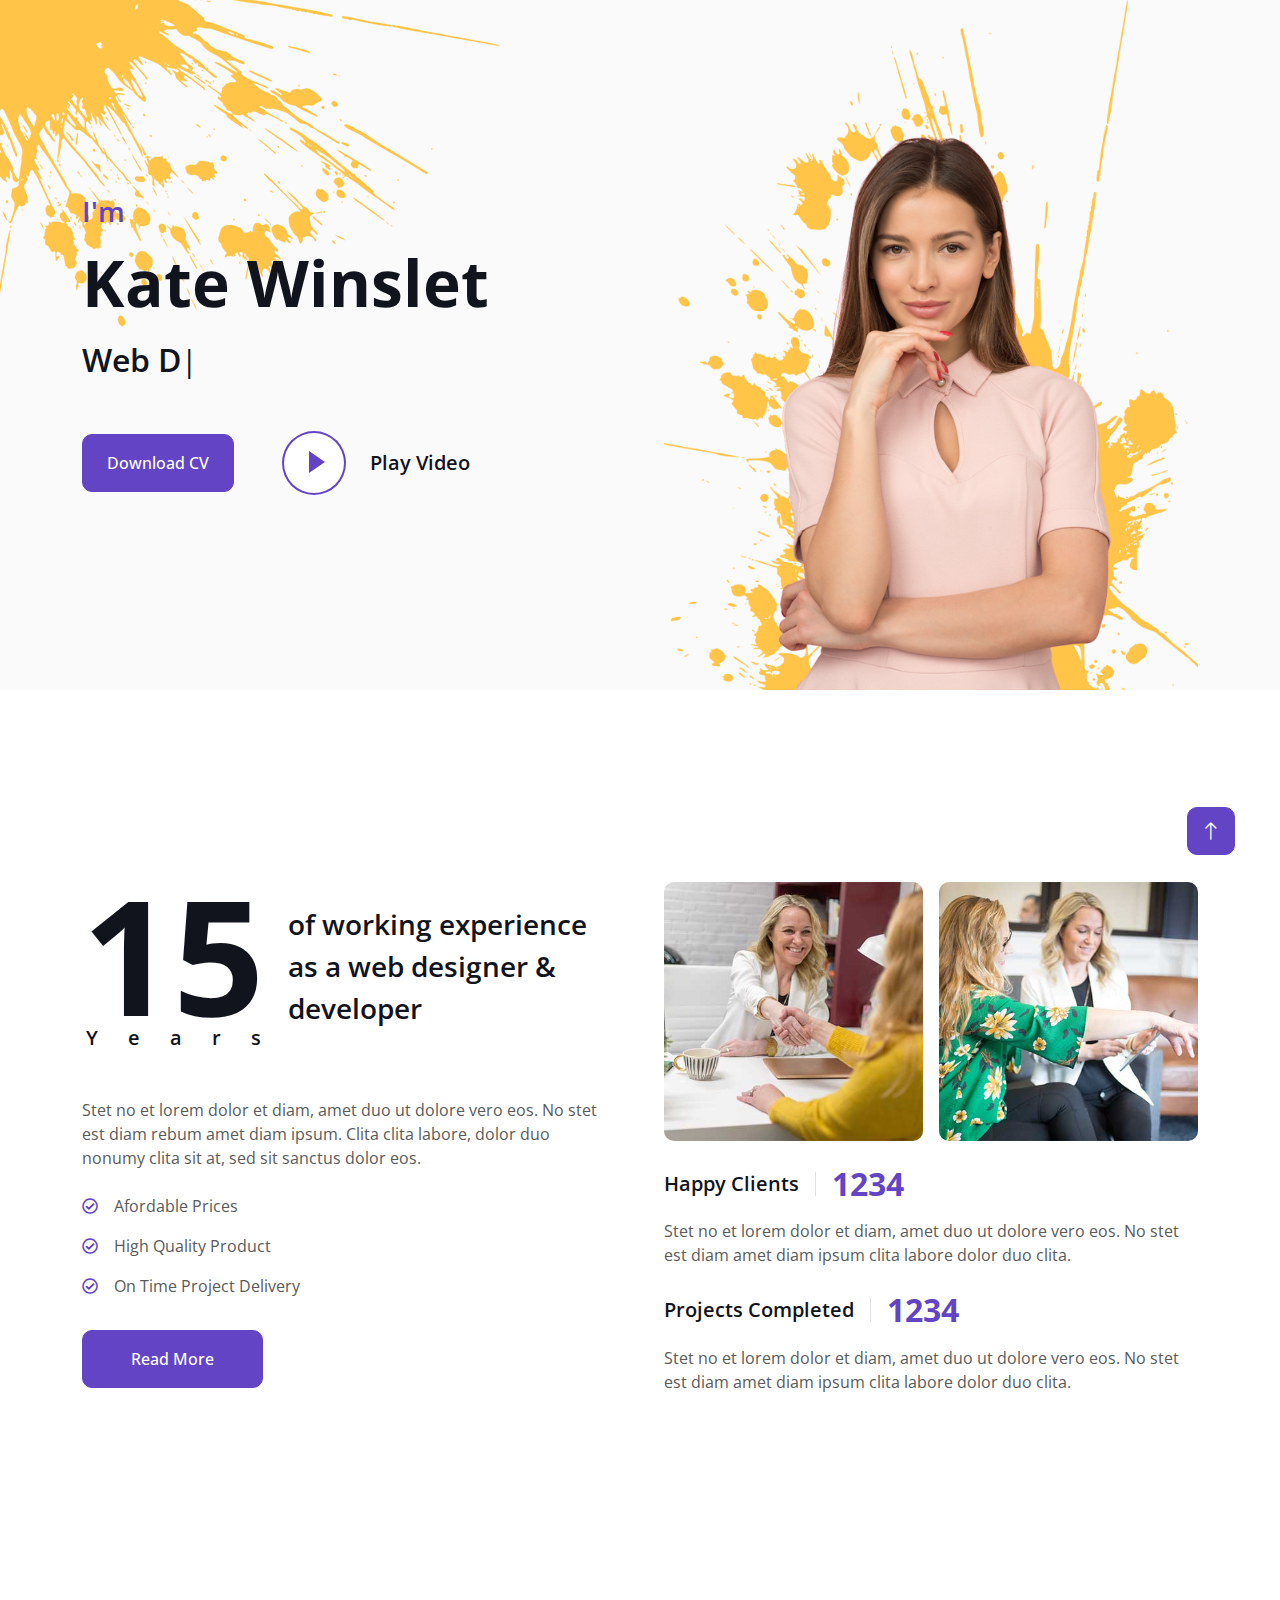
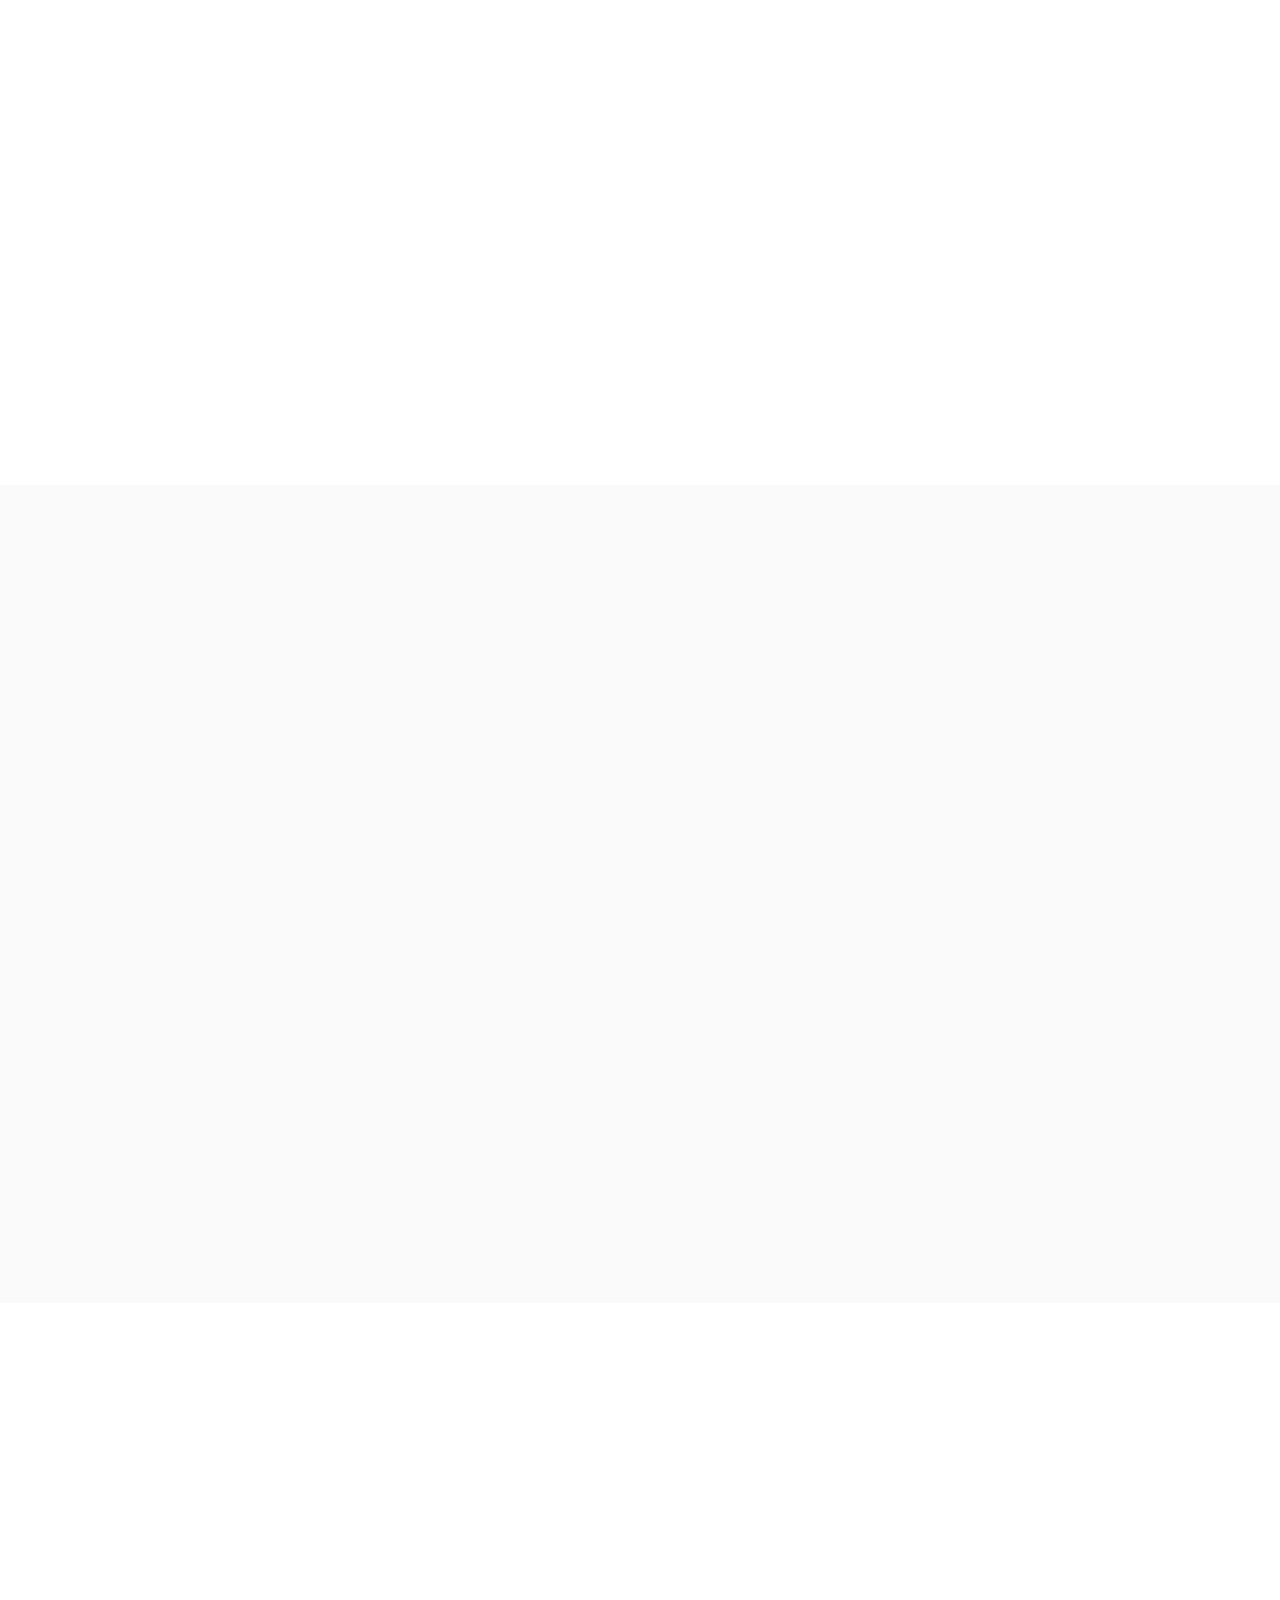
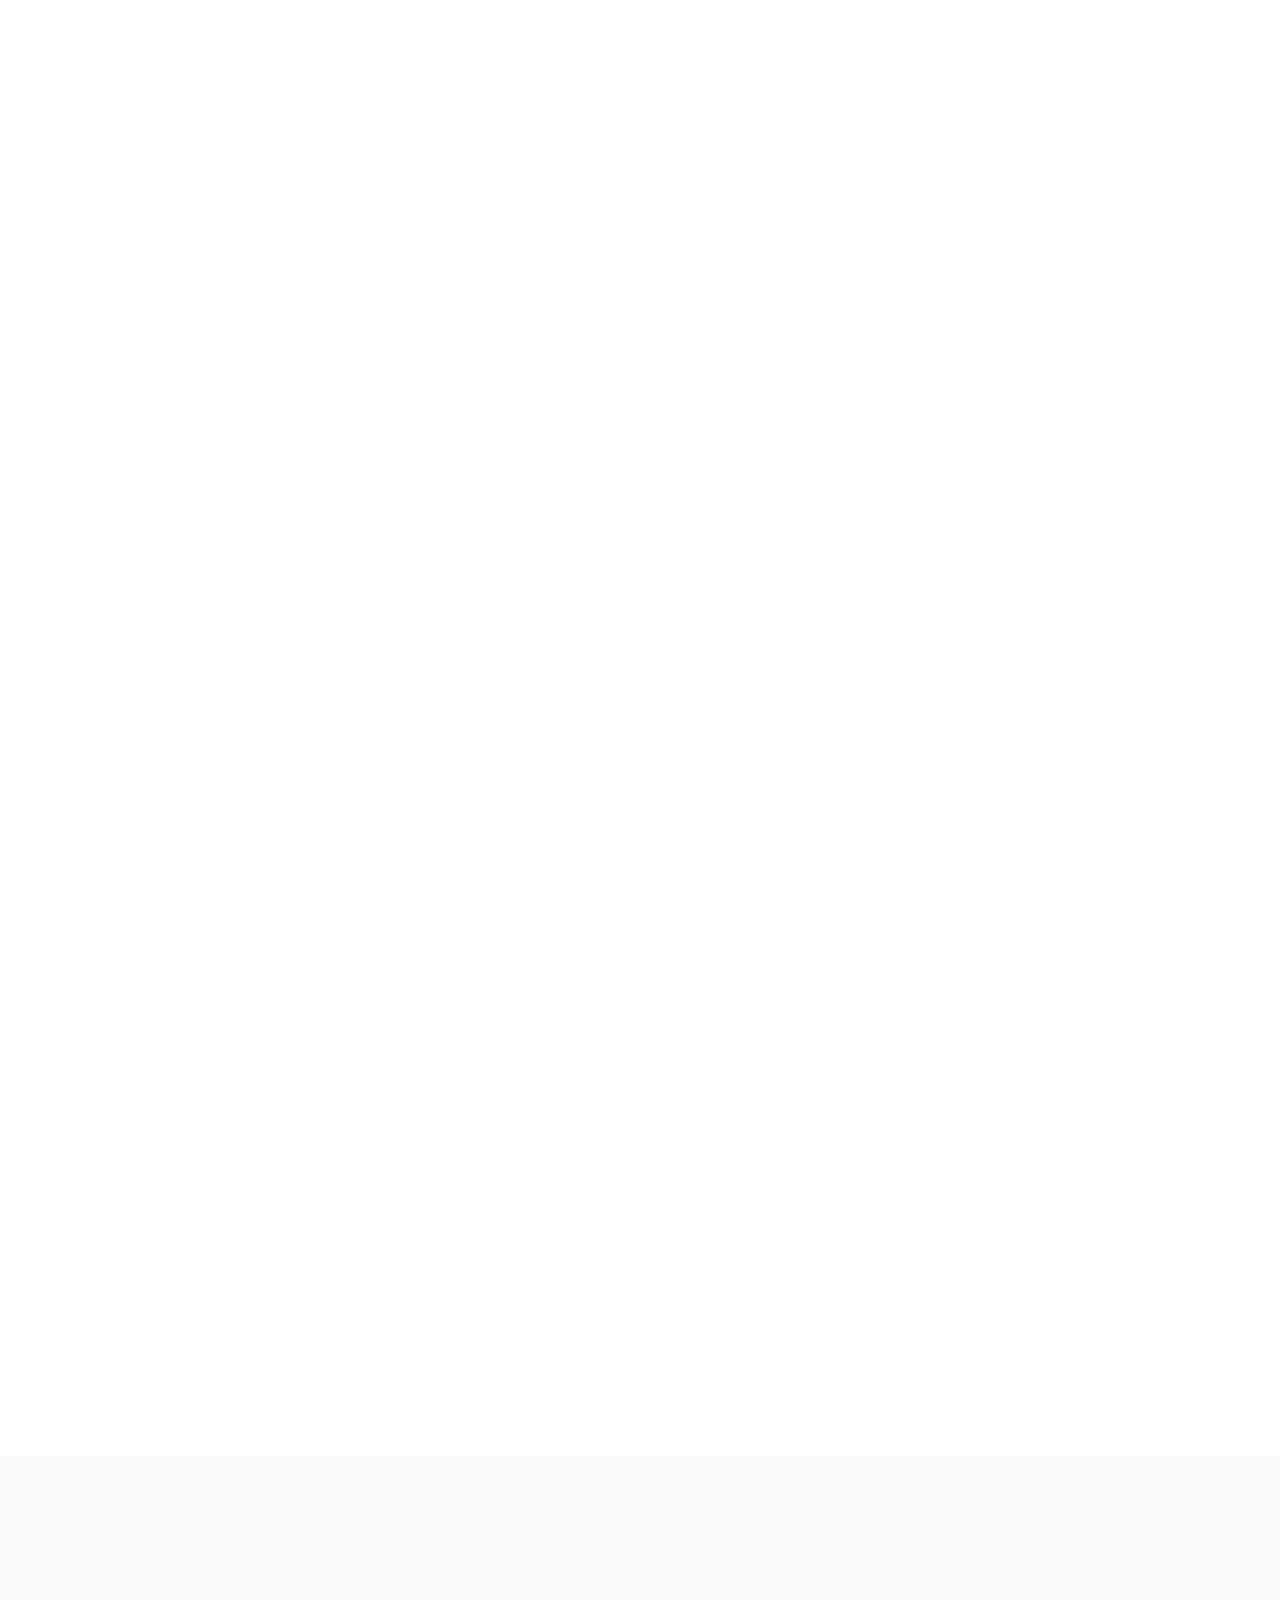
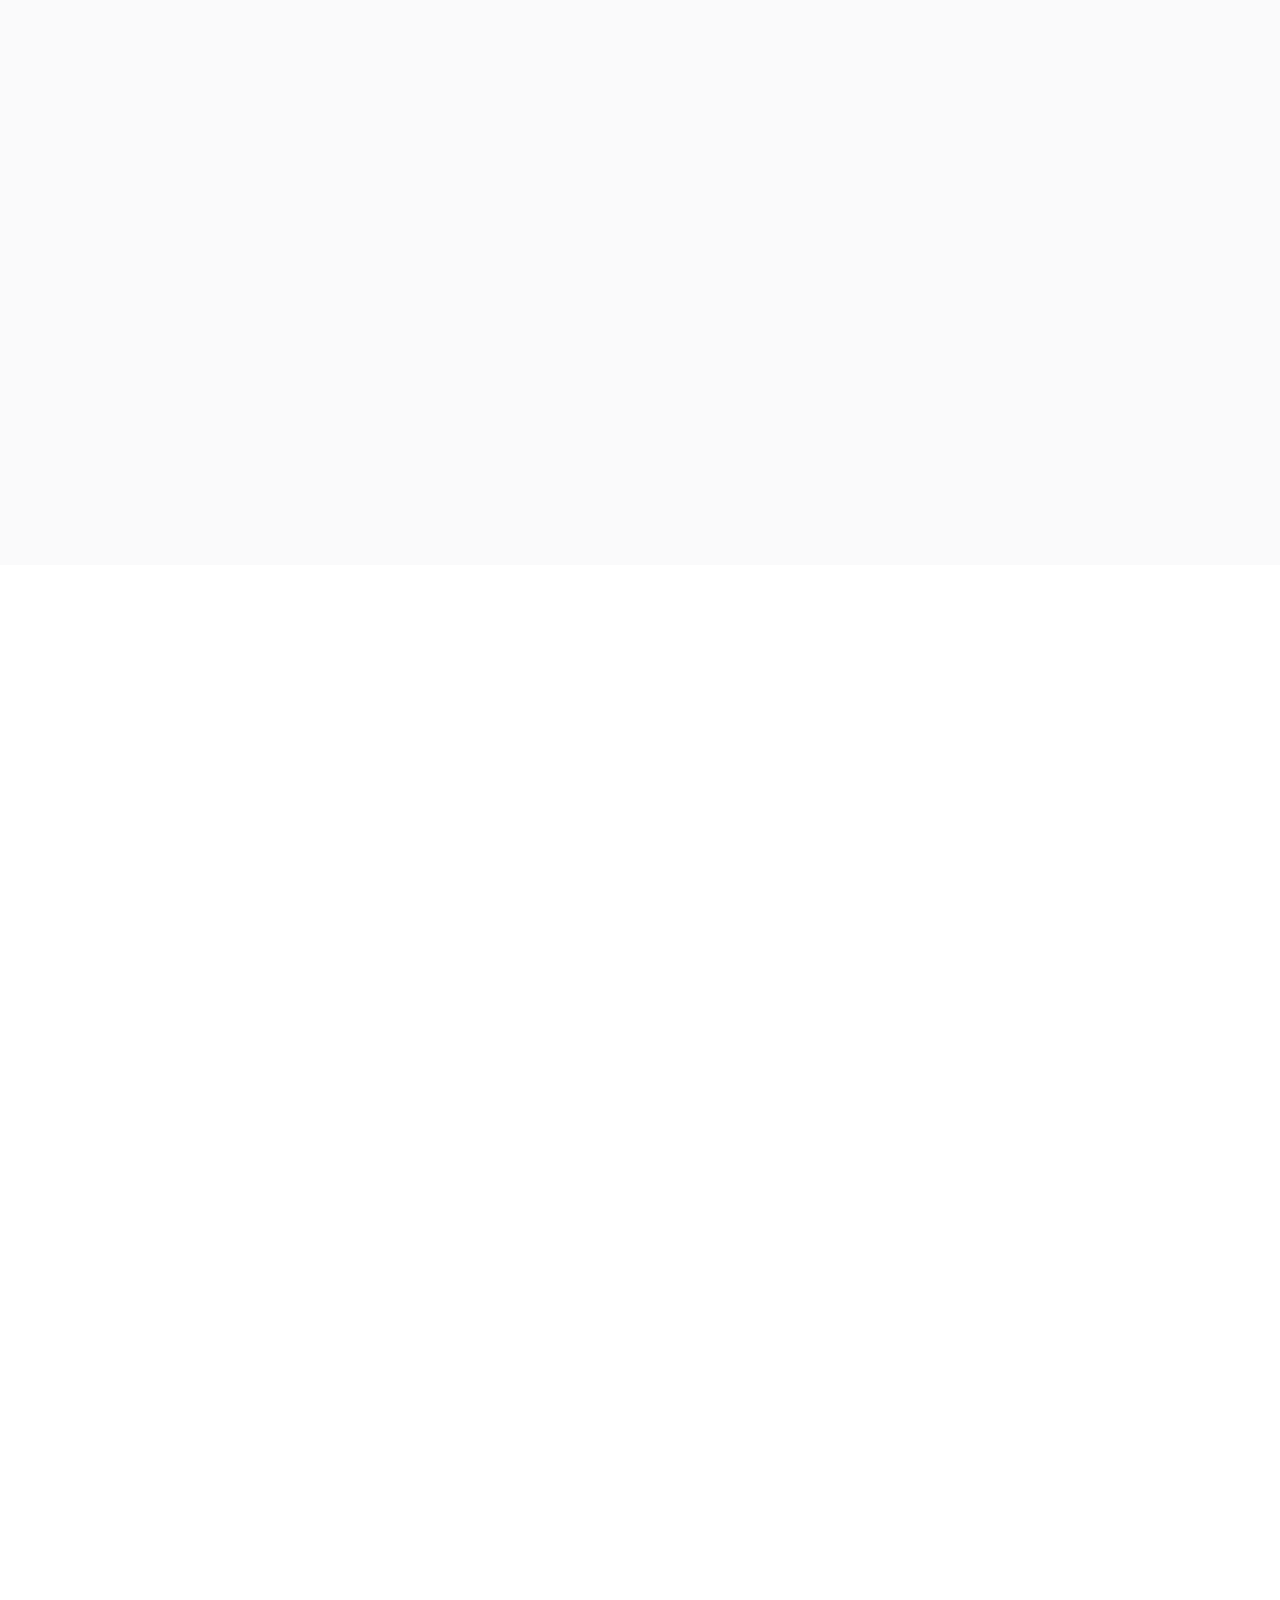
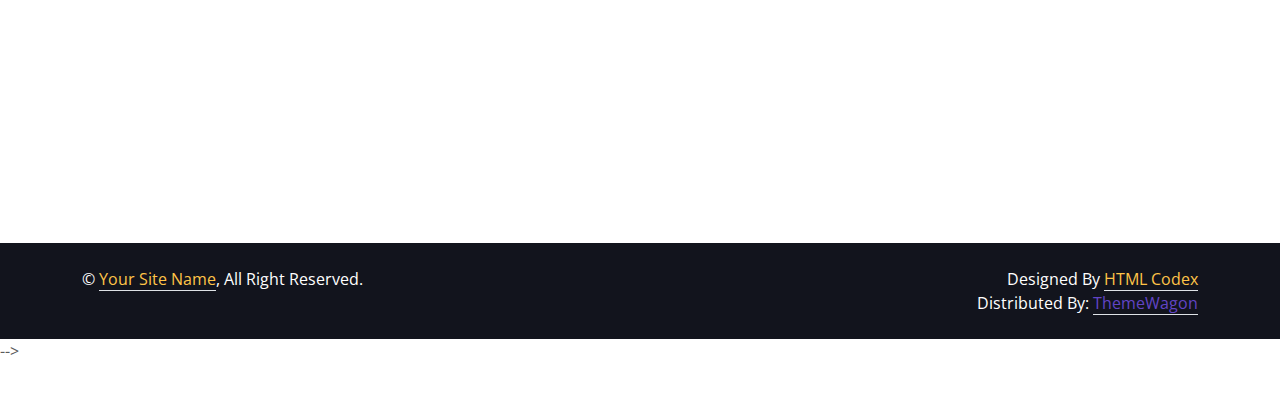
<file: index1.html>
<!-- <!DOCTYPE html>
<html lang="en">

<head>
    <meta charset="utf-8">
    <title>ProMan - Personal Portfolio HTML Template</title>
    <meta content="width=device-width, initial-scale=1.0" name="viewport">
    <meta content="" name="keywords">
    <meta content="" name="description">

    <!-- Favicon -->
    <link href="img/favicon.ico" rel="icon">

    <!-- Google Web Fonts -->
    <link rel="preconnect" href="https://fonts.googleapis.com">
    <link rel="preconnect" href="https://fonts.gstatic.com" crossorigin>
    <link href="https://fonts.googleapis.com/css2?family=Open+Sans:wght@400;500;600;700;800&display=swap" rel="stylesheet"> 

    <!-- Icon Font Stylesheet -->
    <link href="https://cdnjs.cloudflare.com/ajax/libs/font-awesome/5.10.0/css/all.min.css" rel="stylesheet">
    <link href="https://cdn.jsdelivr.net/npm/bootstrap-icons@1.4.1/font/bootstrap-icons.css" rel="stylesheet">

    <!-- Libraries Stylesheet -->
    <link href="lib/animate/animate.min.css" rel="stylesheet">
    <link href="lib/lightbox/css/lightbox.min.css" rel="stylesheet">
    <link href="lib/owlcarousel/assets/owl.carousel.min.css" rel="stylesheet">

    <!-- Customized Bootstrap Stylesheet -->
    <link href="css/bootstrap.min.css" rel="stylesheet">

    <!-- Template Stylesheet -->
    <link href="css/style.css" rel="stylesheet">
</head>

<body data-bs-spy="scroll" data-bs-target=".navbar" data-bs-offset="51">
    <!-- Spinner Start -->
    <div id="spinner" class="show bg-white position-fixed translate-middle w-100 vh-100 top-50 start-50 d-flex align-items-center justify-content-center">
        <div class="spinner-border text-primary" style="width: 3rem; height: 3rem;" role="status">
            <span class="sr-only">Loading...</span>
        </div>
    </div>
    <!-- Spinner End -->


    <!-- Navbar Start -->
    <nav class="navbar navbar-expand-lg bg-white navbar-light fixed-top shadow py-lg-0 px-4 px-lg-5 wow fadeIn" data-wow-delay="0.1s">
        <a href="index.html" class="navbar-brand d-block d-lg-none">
            <h1 class="text-primary fw-bold m-0">ProMan</h1>
        </a>
        <button type="button" class="navbar-toggler" data-bs-toggle="collapse" data-bs-target="#navbarCollapse">
            <span class="navbar-toggler-icon"></span>
        </button>
        <div class="collapse navbar-collapse justify-content-between py-4 py-lg-0" id="navbarCollapse">
            <div class="navbar-nav ms-auto py-0">
                <a href="#home" class="nav-item nav-link active">Home</a>
                <a href="#about" class="nav-item nav-link">About</a>
                <a href="#skill" class="nav-item nav-link">Skills</a>
                <a href="#service" class="nav-item nav-link">Services</a>
            </div>
            <a href="index.html" class="navbar-brand bg-secondary py-3 px-4 mx-3 d-none d-lg-block">
                <h1 class="text-primary fw-bold m-0">ProMan</h1>
            </a>
            <div class="navbar-nav me-auto py-0">
                <a href="#project" class="nav-item nav-link">Projects</a>
                <a href="#team" class="nav-item nav-link">Team</a>
                <a href="#testimonial" class="nav-item nav-link">Testimonial</a>
                <a href="#contact" class="nav-item nav-link">Contact</a>
            </div>
        </div>
    </nav>
    <!-- Navbar End -->


    <!-- Header Start -->
    <div class="container-fluid bg-light my-6 mt-0" id="home">
        <div class="container">
            <div class="row g-5 align-items-center">
                <div class="col-lg-6 py-6 pb-0 pt-lg-0">
                    <h3 class="text-primary mb-3">I'm</h3>
                    <h1 class="display-3 mb-3">Kate Winslet</h1>
                    <h2 class="typed-text-output d-inline"></h2>
                    <div class="typed-text d-none">Web Designer, Web Developer, Front End Developer, Apps Designer, Apps Developer</div>
                    <div class="d-flex align-items-center pt-5">
                        <a href="" class="btn btn-primary py-3 px-4 me-5">Download CV</a>
                        <button type="button" class="btn-play" data-bs-toggle="modal"
                            data-src="https://www.youtube.com/embed/DWRcNpR6Kdc" data-bs-target="#videoModal">
                            <span></span>
                        </button>
                        <h5 class="ms-4 mb-0 d-none d-sm-block">Play Video</h5>
                    </div>
                </div>
                <div class="col-lg-6">
                    <img class="img-fluid" src="img/profile.png" alt="">
                </div>
            </div>
        </div>
    </div>
    <!-- Header End -->


    <!-- Video Modal Start -->
    <div class="modal modal-video fade" id="videoModal" tabindex="-1" aria-labelledby="exampleModalLabel" aria-hidden="true">
        <div class="modal-dialog">
            <div class="modal-content rounded-0">
                <div class="modal-header">
                    <h3 class="modal-title" id="exampleModalLabel">Youtube Video</h3>
                    <button type="button" class="btn-close" data-bs-dismiss="modal" aria-label="Close"></button>
                </div>
                <div class="modal-body">
                    <!-- 16:9 aspect ratio -->
                    <div class="ratio ratio-16x9">
                        <iframe class="embed-responsive-item" src="" id="video" allowfullscreen allowscriptaccess="always"
                            allow="autoplay"></iframe>
                    </div>
                </div>
            </div>
        </div>
    </div>
    <!-- Video Modal End -->


    <!-- About Start -->
    <div class="container-xxl py-6" id="about">
        <div class="container">
            <div class="row g-5">
                <div class="col-lg-6 wow fadeInUp" data-wow-delay="0.1s">
                    <div class="d-flex align-items-center mb-5">
                        <div class="years flex-shrink-0 text-center me-4">
                            <h1 class="display-1 mb-0">15</h1>
                            <h5 class="mb-0">Years</h5>
                        </div>
                        <h3 class="lh-base mb-0">of working experience as a web designer & developer</h3>
                    </div>
                    <p class="mb-4">Stet no et lorem dolor et diam, amet duo ut dolore vero eos. No stet est diam rebum amet diam ipsum. Clita clita labore, dolor duo nonumy clita sit at, sed sit sanctus dolor eos.</p>
                    <p class="mb-3"><i class="far fa-check-circle text-primary me-3"></i>Afordable Prices</p>
                    <p class="mb-3"><i class="far fa-check-circle text-primary me-3"></i>High Quality Product</p>
                    <p class="mb-3"><i class="far fa-check-circle text-primary me-3"></i>On Time Project Delivery</p>
                    <a class="btn btn-primary py-3 px-5 mt-3" href="">Read More</a>
                </div>
                <div class="col-lg-6 wow fadeInUp" data-wow-delay="0.5s">
                    <div class="row g-3 mb-4">
                        <div class="col-sm-6">
                            <img class="img-fluid rounded" src="img/about-1.jpg" alt="">
                        </div>
                        <div class="col-sm-6">
                            <img class="img-fluid rounded" src="img/about-2.jpg" alt="">
                        </div>
                    </div>
                    <div class="d-flex align-items-center mb-3">
                        <h5 class="border-end pe-3 me-3 mb-0">Happy Clients</h5>
                        <h2 class="text-primary fw-bold mb-0" data-toggle="counter-up">1234</h2>
                    </div>
                    <p class="mb-4">Stet no et lorem dolor et diam, amet duo ut dolore vero eos. No stet est diam amet diam ipsum clita labore dolor duo clita.</p>
                    <div class="d-flex align-items-center mb-3">
                        <h5 class="border-end pe-3 me-3 mb-0">Projects Completed</h5>
                        <h2 class="text-primary fw-bold mb-0" data-toggle="counter-up">1234</h2>
                    </div>
                    <p class="mb-0">Stet no et lorem dolor et diam, amet duo ut dolore vero eos. No stet est diam amet diam ipsum clita labore dolor duo clita.</p>
                </div>
            </div>
        </div>
    </div>
    <!-- About End -->


    <!-- Expertise Start -->
    <div class="container-xxl py-6 pb-5" id="skill">
        <div class="container">
            <div class="row g-5">
                <div class="col-lg-6 wow fadeInUp" data-wow-delay="0.1s">
                    <h1 class="display-5 mb-5">Skills & Experience</h1>
                    <p class="mb-4">Stet no et lorem dolor et diam, amet duo ut dolore vero eos. No stet est diam rebum amet diam ipsum clita dolor duo clita sit.</p>
                    <h3 class="mb-4">My Skills</h3>
                    <div class="row align-items-center">
                        <div class="col-md-6">
                            <div class="skill mb-4">
                                <div class="d-flex justify-content-between">
                                    <h6 class="font-weight-bold">HTML</h6>
                                    <h6 class="font-weight-bold">95%</h6>
                                </div>
                                <div class="progress">
                                    <div class="progress-bar bg-primary" role="progressbar" aria-valuenow="95" aria-valuemin="0" aria-valuemax="100"></div>
                                </div>
                            </div>
                            <div class="skill mb-4">
                                <div class="d-flex justify-content-between">
                                    <h6 class="font-weight-bold">CSS</h6>
                                    <h6 class="font-weight-bold">85%</h6>
                                </div>
                                <div class="progress">
                                    <div class="progress-bar bg-warning" role="progressbar" aria-valuenow="85" aria-valuemin="0" aria-valuemax="100"></div>
                                </div>
                            </div>
                            <div class="skill mb-4">
                                <div class="d-flex justify-content-between">
                                    <h6 class="font-weight-bold">PHP</h6>
                                    <h6 class="font-weight-bold">90%</h6>
                                </div>
                                <div class="progress">
                                    <div class="progress-bar bg-danger" role="progressbar" aria-valuenow="90" aria-valuemin="0" aria-valuemax="100"></div>
                                </div>
                            </div>
                        </div>
                        <div class="col-md-6">
                            <div class="skill mb-4">
                                <div class="d-flex justify-content-between">
                                    <h6 class="font-weight-bold">Javascript</h6>
                                    <h6 class="font-weight-bold">90%</h6>
                                </div>
                                <div class="progress">
                                    <div class="progress-bar bg-danger" role="progressbar" aria-valuenow="90" aria-valuemin="0" aria-valuemax="100"></div>
                                </div>
                            </div>
                            <div class="skill mb-4">
                                <div class="d-flex justify-content-between">
                                    <h6 class="font-weight-bold">Angular JS</h6>
                                    <h6 class="font-weight-bold">95%</h6>
                                </div>
                                <div class="progress">
                                    <div class="progress-bar bg-dark" role="progressbar" aria-valuenow="95" aria-valuemin="0" aria-valuemax="100"></div>
                                </div>
                            </div>
                            <div class="skill mb-4">
                                <div class="d-flex justify-content-between">
                                    <h6 class="font-weight-bold">Wordpress</h6>
                                    <h6 class="font-weight-bold">85%</h6>
                                </div>
                                <div class="progress">
                                    <div class="progress-bar bg-info" role="progressbar" aria-valuenow="85" aria-valuemin="0" aria-valuemax="100"></div>
                                </div>
                            </div>
                        </div>
                    </div>
                </div>
                <div class="col-lg-6 wow fadeInUp" data-wow-delay="0.5s">
                    <ul class="nav nav-pills rounded border border-2 border-primary mb-5">
                        <li class="nav-item w-50">
                            <button class="nav-link w-100 py-3 fs-5 active" data-bs-toggle="pill" href="#tab-1">Experience</button>
                        </li>
                        <li class="nav-item w-50">
                            <button class="nav-link w-100 py-3 fs-5" data-bs-toggle="pill" href="#tab-2">Education</button>
                        </li>
                    </ul>
                    <div class="tab-content">
                        <div id="tab-1" class="tab-pane fade show p-0 active">
                            <div class="row gy-5 gx-4">
                                <div class="col-sm-6">
                                    <h5>UI Designer</h5>
                                    <hr class="text-primary my-2">
                                    <p class="text-primary mb-1">2000 - 2045</p>
                                    <h6 class="mb-0">Apex Software Inc</h6>
                                </div>
                                <div class="col-sm-6">
                                    <h5>Product Designer</h5>
                                    <hr class="text-primary my-2">
                                    <p class="text-primary mb-1">2000 - 2045</p>
                                    <h6 class="mb-0">Apex Software Inc</h6>
                                </div>
                                <div class="col-sm-6">
                                    <h5>Web Designer</h5>
                                    <hr class="text-primary my-2">
                                    <p class="text-primary mb-1">2000 - 2045</p>
                                    <h6 class="mb-0">Apex Software Inc</h6>
                                </div>
                                <div class="col-sm-6">
                                    <h5>Apps Designer</h5>
                                    <hr class="text-primary my-2">
                                    <p class="text-primary mb-1">2000 - 2045</p>
                                    <h6 class="mb-0">Apex Software Inc</h6>
                                </div>
                            </div>
                        </div>
                        <div id="tab-2" class="tab-pane fade show p-0">
                            <div class="row gy-5 gx-4">
                                <div class="col-sm-6">
                                    <h5>UI Design Course</h5>
                                    <hr class="text-primary my-2">
                                    <p class="text-primary mb-1">2000 - 2045</p>
                                    <h6 class="mb-0">Cambridge University</h6>
                                </div>
                                <div class="col-sm-6">
                                    <h5>IOS Development</h5>
                                    <hr class="text-primary my-2">
                                    <p class="text-primary mb-1">2000 - 2045</p>
                                    <h6 class="mb-0">Cambridge University</h6>
                                </div>
                                <div class="col-sm-6">
                                    <h5>Web Design</h5>
                                    <hr class="text-primary my-2">
                                    <p class="text-primary mb-1">2000 - 2045</p>
                                    <h6 class="mb-0">Cambridge University</h6>
                                </div>
                                <div class="col-sm-6">
                                    <h5>Apps Design</h5>
                                    <hr class="text-primary my-2">
                                    <p class="text-primary mb-1">2000 - 2045</p>
                                    <h6 class="mb-0">Cambridge University</h6>
                                </div>
                            </div>
                        </div>
                    </div>
                </div>
            </div>
        </div>
    </div>
    <!-- Expertise End -->


    <!-- Service Start -->
    <div class="container-fluid bg-light my-5 py-6" id="service">
        <div class="container">
            <div class="row g-5 mb-5 wow fadeInUp" data-wow-delay="0.1s">
                <div class="col-lg-6">
                    <h1 class="display-5 mb-0">My Services</h1>
                </div>
                <div class="col-lg-6 text-lg-end">
                    <a class="btn btn-primary py-3 px-5" href="">Hire Me</a>
                </div>
            </div>
            <div class="row g-4">
                <div class="col-lg-6 wow fadeInUp" data-wow-delay="0.1s">
                    <div class="service-item d-flex flex-column flex-sm-row bg-white rounded h-100 p-4 p-lg-5">
                        <div class="bg-icon flex-shrink-0 mb-3">
                            <i class="fa fa-crop-alt fa-2x text-dark"></i>
                        </div>
                        <div class="ms-sm-4">
                            <h4 class="mb-3">Creative Design</h4>
                            <h6 class="mb-3">Start from <span class="text-primary">$199</span></h6>
                            <span>Stet lorem dolor diam amet vero eos. No stet est diam amet diam ipsum. Clita dolor duo clita sit sed sit dolor eos.</span>
                        </div>
                    </div>
                </div>
                <div class="col-lg-6 wow fadeInUp" data-wow-delay="0.3s">
                    <div class="service-item d-flex flex-column flex-sm-row bg-white rounded h-100 p-4 p-lg-5">
                        <div class="bg-icon flex-shrink-0 mb-3">
                            <i class="fa fa-code-branch fa-2x text-dark"></i>
                        </div>
                        <div class="ms-sm-4">
                            <h4 class="mb-3">Graphic Design</h4>
                            <h6 class="mb-3">Start from <span class="text-primary">$199</span></h6>
                            <span>Stet lorem dolor diam amet vero eos. No stet est diam amet diam ipsum. Clita dolor duo clita sit sed sit dolor eos.</span>
                        </div>
                    </div>
                </div>
                <div class="col-lg-6 wow fadeInUp" data-wow-delay="0.1s">
                    <div class="service-item d-flex flex-column flex-sm-row bg-white rounded h-100 p-4 p-lg-5">
                        <div class="bg-icon flex-shrink-0 mb-3">
                            <i class="fa fa-code fa-2x text-dark"></i>
                        </div>
                        <div class="ms-sm-4">
                            <h4 class="mb-3">Web Design</h4>
                            <h6 class="mb-3">Start from <span class="text-primary">$199</span></h6>
                            <span>Stet lorem dolor diam amet vero eos. No stet est diam amet diam ipsum. Clita dolor duo clita sit sed sit dolor eos.</span>
                        </div>
                    </div>
                </div>
                <div class="col-lg-6 wow fadeInUp" data-wow-delay="0.3s">
                    <div class="service-item d-flex flex-column flex-sm-row bg-white rounded h-100 p-4 p-lg-5">
                        <div class="bg-icon flex-shrink-0 mb-3">
                            <i class="fa fa-laptop-code fa-2x text-dark"></i>
                        </div>
                        <div class="ms-sm-4">
                            <h4 class="mb-3">UI/UX Design</h4>
                            <h6 class="mb-3">Start from <span class="text-primary">$199</span></h6>
                            <span>Stet lorem dolor diam amet vero eos. No stet est diam amet diam ipsum. Clita dolor duo clita sit sed sit dolor eos.</span>
                        </div>
                    </div>
                </div>
            </div>
        </div>
    </div>
    <!-- Service End -->


    <!-- Projects Start -->
    <div class="container-xxl py-6 pt-5" id="project">
        <div class="container">
            <div class="row g-5 mb-5 align-items-center wow fadeInUp" data-wow-delay="0.1s">
                <div class="col-lg-6">
                    <h1 class="display-5 mb-0">My Projects</h1>
                </div>
                <div class="col-lg-6 text-lg-end">
                    <ul class="list-inline mx-n3 mb-0" id="portfolio-flters">
                        <li class="mx-3 active" data-filter="*">All Projects</li>
                        <li class="mx-3" data-filter=".first">UI/UX Design</li>
                        <li class="mx-3" data-filter=".second">Graphic Design</li>
                    </ul>
                </div>
            </div>
            <div class="row g-4 portfolio-container wow fadeInUp" data-wow-delay="0.1s">
                <div class="col-lg-4 col-md-6 portfolio-item first">
                    <div class="portfolio-img rounded overflow-hidden">
                        <img class="img-fluid" src="img/project-1.jpg" alt="">
                        <div class="portfolio-btn">
                            <a class="btn btn-lg-square btn-outline-secondary border-2 mx-1" href="img/project-1.jpg" data-lightbox="portfolio"><i class="fa fa-eye"></i></a>
                            <a class="btn btn-lg-square btn-outline-secondary border-2 mx-1" href=""><i class="fa fa-link"></i></a>
                        </div>
                    </div>
                </div>
                <div class="col-lg-4 col-md-6 portfolio-item second">
                    <div class="portfolio-img rounded overflow-hidden">
                        <img class="img-fluid" src="img/project-2.jpg" alt="">
                        <div class="portfolio-btn">
                            <a class="btn btn-lg-square btn-outline-secondary border-2 mx-1" href="img/project-2.jpg" data-lightbox="portfolio"><i class="fa fa-eye"></i></a>
                            <a class="btn btn-lg-square btn-outline-secondary border-2 mx-1" href=""><i class="fa fa-link"></i></a>
                        </div>
                    </div>
                </div>
                <div class="col-lg-4 col-md-6 portfolio-item first">
                    <div class="portfolio-img rounded overflow-hidden">
                        <img class="img-fluid" src="img/project-3.jpg" alt="">
                        <div class="portfolio-btn">
                            <a class="btn btn-lg-square btn-outline-secondary border-2 mx-1" href="img/project-3.jpg" data-lightbox="portfolio"><i class="fa fa-eye"></i></a>
                            <a class="btn btn-lg-square btn-outline-secondary border-2 mx-1" href=""><i class="fa fa-link"></i></a>
                        </div>
                    </div>
                </div>
                <div class="col-lg-4 col-md-6 portfolio-item second">
                    <div class="portfolio-img rounded overflow-hidden">
                        <img class="img-fluid" src="img/project-4.jpg" alt="">
                        <div class="portfolio-btn">
                            <a class="btn btn-lg-square btn-outline-secondary border-2 mx-1" href="img/project-4.jpg" data-lightbox="portfolio"><i class="fa fa-eye"></i></a>
                            <a class="btn btn-lg-square btn-outline-secondary border-2 mx-1" href=""><i class="fa fa-link"></i></a>
                        </div>
                    </div>
                </div>
                <div class="col-lg-4 col-md-6 portfolio-item first">
                    <div class="portfolio-img rounded overflow-hidden">
                        <img class="img-fluid" src="img/project-5.jpg" alt="">
                        <div class="portfolio-btn">
                            <a class="btn btn-lg-square btn-outline-secondary border-2 mx-1" href="img/project-5.jpg" data-lightbox="portfolio"><i class="fa fa-eye"></i></a>
                            <a class="btn btn-lg-square btn-outline-secondary border-2 mx-1" href=""><i class="fa fa-link"></i></a>
                        </div>
                    </div>
                </div>
                <div class="col-lg-4 col-md-6 portfolio-item second">
                    <div class="portfolio-img rounded overflow-hidden">
                        <img class="img-fluid" src="img/project-6.jpg" alt="">
                        <div class="portfolio-btn">
                            <a class="btn btn-lg-square btn-outline-secondary border-2 mx-1" href="img/project-6.jpg" data-lightbox="portfolio"><i class="fa fa-eye"></i></a>
                            <a class="btn btn-lg-square btn-outline-secondary border-2 mx-1" href=""><i class="fa fa-link"></i></a>
                        </div>
                    </div>
                </div>
            </div>
        </div>
    </div>
    <!-- Projects End -->


    <!-- Team Start -->
    <div class="container-xxl py-6 pb-5" id="team">
        <div class="container">
            <div class="row g-5 mb-5 wow fadeInUp" data-wow-delay="0.1s">
                <div class="col-lg-6">
                    <h1 class="display-5 mb-0">Team Members</h1>
                </div>
                <div class="col-lg-6 text-lg-end">
                    <a class="btn btn-primary py-3 px-5" href="">Contact Us</a>
                </div>
            </div>
            <div class="row g-4">
                <div class="col-lg-4 col-md-6 wow fadeInUp" data-wow-delay="0.1s">
                    <div class="team-item position-relative">
                        <img class="img-fluid rounded" src="img/team-1.jpg" alt="">
                        <div class="team-text bg-white rounded-end p-4">
                            <div>
                                <h5>Full Name</h5>
                                <span>Designer</span>
                            </div>
                            <i class="fa fa-arrow-right fa-2x text-primary"></i>
                        </div>
                    </div>
                </div>
                <div class="col-lg-4 col-md-6 wow fadeInUp" data-wow-delay="0.3s">
                    <div class="team-item position-relative">
                        <img class="img-fluid rounded" src="img/team-2.jpg" alt="">
                        <div class="team-text bg-white rounded-end p-4">
                            <div>
                                <h5>Full Name</h5>
                                <span>Designer</span>
                            </div>
                            <i class="fa fa-arrow-right fa-2x text-primary"></i>
                        </div>
                    </div>
                </div>
                <div class="col-lg-4 col-md-6 wow fadeInUp" data-wow-delay="0.5s">
                    <div class="team-item position-relative">
                        <img class="img-fluid rounded" src="img/team-3.jpg" alt="">
                        <div class="team-text bg-white rounded-end p-4">
                            <div>
                                <h5>Full Name</h5>
                                <span>Designer</span>
                            </div>
                            <i class="fa fa-arrow-right fa-2x text-primary"></i>
                        </div>
                    </div>
                </div>
            </div>
        </div>
    </div>
    <!-- Team End -->


    <!-- Testimonial Start -->
    <div class="container-fluid bg-light py-5 my-5" id="testimonial">
        <div class="container-fluid py-5">
            <h1 class="display-5 text-center mb-5 wow fadeInUp" data-wow-delay="0.1s">Testimonial</h1>
            <div class="row justify-content-center">
                <div class="col-lg-3 d-none d-lg-block">
                    <div class="testimonial-left h-100">
                        <img class="img-fluid wow fadeIn" data-wow-delay="0.1s" src="img/testimonial-1.jpg" alt="">
                        <img class="img-fluid wow fadeIn" data-wow-delay="0.3s" src="img/testimonial-2.jpg" alt="">
                        <img class="img-fluid wow fadeIn" data-wow-delay="0.5s" src="img/testimonial-3.jpg" alt="">
                    </div>
                </div>
                <div class="col-lg-6 wow fadeInUp" data-wow-delay="0.5s">
                    <div class="owl-carousel testimonial-carousel">
                        <div class="testimonial-item text-center">
                            <div class="position-relative mb-5">
                                <img class="img-fluid rounded-circle border border-secondary p-2 mx-auto" src="img/testimonial-1.jpg" alt="">
                                <div class="testimonial-icon">
                                    <i class="fa fa-quote-left text-primary"></i>
                                </div>
                            </div>
                            <p class="fs-5 fst-italic">Dolores sed duo clita tempor justo dolor et stet lorem kasd labore dolore lorem ipsum. At lorem lorem magna ut et, nonumy et labore et tempor diam tempor erat.</p>
                            <hr class="w-25 mx-auto">
                            <h5>Client Name</h5>
                            <span>Profession</span>
                        </div>
                        <div class="testimonial-item text-center">
                            <div class="position-relative mb-5">
                                <img class="img-fluid rounded-circle border border-secondary p-2 mx-auto" src="img/testimonial-2.jpg" alt="">
                                <div class="testimonial-icon">
                                    <i class="fa fa-quote-left text-primary"></i>
                                </div>
                            </div>
                            <p class="fs-5 fst-italic">Dolores sed duo clita tempor justo dolor et stet lorem kasd labore dolore lorem ipsum. At lorem lorem magna ut et, nonumy et labore et tempor diam tempor erat.</p>
                            <hr class="w-25 mx-auto">
                            <h5>Client Name</h5>
                            <span>Profession</span>
                        </div>
                        <div class="testimonial-item text-center">
                            <div class="position-relative mb-5">
                                <img class="img-fluid rounded-circle border border-secondary p-2 mx-auto" src="img/testimonial-3.jpg" alt="">
                                <div class="testimonial-icon">
                                    <i class="fa fa-quote-left text-primary"></i>
                                </div>
                            </div>
                            <p class="fs-5 fst-italic">Dolores sed duo clita tempor justo dolor et stet lorem kasd labore dolore lorem ipsum. At lorem lorem magna ut et, nonumy et labore et tempor diam tempor erat.</p>
                            <hr class="w-25 mx-auto">
                            <h5>Client Name</h5>
                            <span>Profession</span>
                        </div>
                    </div>
                </div>
                <div class="col-lg-3 d-none d-lg-block">
                    <div class="testimonial-right h-100">
                        <img class="img-fluid wow fadeIn" data-wow-delay="0.1s" src="img/testimonial-1.jpg" alt="">
                        <img class="img-fluid wow fadeIn" data-wow-delay="0.3s" src="img/testimonial-2.jpg" alt="">
                        <img class="img-fluid wow fadeIn" data-wow-delay="0.5s" src="img/testimonial-3.jpg" alt="">
                    </div>
                </div>
            </div>
        </div>
    </div>
    <!-- Testimonial End -->


    <!-- Contact Start -->
    <div class="container-xxl pb-5" id="contact">
        <div class="container py-5">
            <div class="row g-5 mb-5 wow fadeInUp" data-wow-delay="0.1s">
                <div class="col-lg-6">
                    <h1 class="display-5 mb-0">Let's Work Together</h1>
                </div>
                <div class="col-lg-6 text-lg-end">
                    <a class="btn btn-primary py-3 px-5" href="">Say Hello</a>
                </div>
            </div>
            <div class="row g-5">
                <div class="col-lg-5 col-md-6 wow fadeInUp" data-wow-delay="0.1s">
                    <p class="mb-2">My office:</p>
                    <h3 class="fw-bold">123 Street, New York, USA</h3>
                    <hr class="w-100">
                    <p class="mb-2">Call me:</p>
                    <h3 class="fw-bold">+012 345 6789</h3>
                    <hr class="w-100">
                    <p class="mb-2">Mail me:</p>
                    <h3 class="fw-bold">info@example.com</h3>
                    <hr class="w-100">
                    <p class="mb-2">Follow me:</p>
                    <div class="d-flex pt-2">
                        <a class="btn btn-square btn-primary me-2" href=""><i class="fab fa-twitter"></i></a>
                        <a class="btn btn-square btn-primary me-2" href=""><i class="fab fa-facebook-f"></i></a>
                        <a class="btn btn-square btn-primary me-2" href=""><i class="fab fa-youtube"></i></a>
                        <a class="btn btn-square btn-primary me-2" href=""><i class="fab fa-linkedin-in"></i></a>
                    </div>
                </div>
                <div class="col-lg-7 col-md-6 wow fadeInUp" data-wow-delay="0.5s">
                    <p class="mb-4">The contact form is currently inactive. Get a functional and working contact form with Ajax & PHP in a few minutes. Just copy and paste the files, add a little code and you're done. <a href="https://htmlcodex.com/contact-form">Download Now</a>.</p>
                    <form>
                        <div class="row g-3">
                            <div class="col-md-6">
                                <div class="form-floating">
                                    <input type="text" class="form-control" id="name" placeholder="Your Name">
                                    <label for="name">Your Name</label>
                                </div>
                            </div>
                            <div class="col-md-6">
                                <div class="form-floating">
                                    <input type="email" class="form-control" id="email" placeholder="Your Email">
                                    <label for="email">Your Email</label>
                                </div>
                            </div>
                            <div class="col-12">
                                <div class="form-floating">
                                    <input type="text" class="form-control" id="subject" placeholder="Subject">
                                    <label for="subject">Subject</label>
                                </div>
                            </div>
                            <div class="col-12">
                                <div class="form-floating">
                                    <textarea class="form-control" placeholder="Leave a message here" id="message" style="height: 100px"></textarea>
                                    <label for="message">Message</label>
                                </div>
                            </div>
                            <div class="col-12">
                                <button class="btn btn-primary py-3 px-5" type="submit">Send Message</button>
                            </div>
                        </div>
                    </form>
                </div>
            </div>
        </div>
    </div>
    <!-- Contact End -->


    <!-- Map Start -->
    <div class="container-xxl pt-5 px-0 wow fadeInUp" data-wow-delay="0.1s">
        <div class="container-xxl pt-5 px-0">
            <div class="bg-dark">
                <iframe
                src="https://www.google.com/maps/embed?pb=!1m18!1m12!1m3!1d3001156.4288297426!2d-78.01371936852176!3d42.72876761954724!2m3!1f0!2f0!3f0!3m2!1i1024!2i768!4f13.1!3m3!1m2!1s0x4ccc4bf0f123a5a9%3A0xddcfc6c1de189567!2sNew%20York%2C%20USA!5e0!3m2!1sen!2sbd!4v1603794290143!5m2!1sen!2sbd"
                frameborder="0" style="width: 100%; height: 450px; border:0;" allowfullscreen="" aria-hidden="false"
                tabindex="0"></iframe>
            </div>
        </div>
    </div>
    <!-- Map End -->


    <!-- Copyright Start -->
    <div class="container-fluid bg-dark text-white py-4">
            <div class="container">
                <div class="row">
                    <div class="col-md-6 text-center text-md-start mb-3 mb-md-0">
                        &copy; <a class="border-bottom text-secondary" href="#">Your Site Name</a>, All Right Reserved.
                    </div>
                    <div class="col-md-6 text-center text-md-end">
                        <!--/*** This template is free as long as you keep the footer author’s credit link/attribution link/backlink. If you'd like to use the template without the footer author’s credit link/attribution link/backlink, you can purchase the Credit Removal License from "https://htmlcodex.com/credit-removal". Thank you for your support. ***/-->
                        Designed By <a class="border-bottom text-secondary" href="https://htmlcodex.com">HTML Codex</a>
                        <br>Distributed By: <a class="border-bottom" href="https://themewagon.com" target="_blank">ThemeWagon</a>
                    </div>
                </div>
            </div>
        </div>
    </div>
    <!-- Copyright End -->


    <!-- Back to Top -->
    <a href="#" class="btn btn-lg btn-primary btn-lg-square back-to-top"><i class="bi bi-arrow-up"></i></a>


    <!-- JavaScript Libraries -->
    <script src="https://code.jquery.com/jquery-3.4.1.min.js"></script>
    <script src="https://cdn.jsdelivr.net/npm/bootstrap@5.0.0/dist/js/bootstrap.bundle.min.js"></script>
    <script src="lib/wow/wow.min.js"></script>
    <script src="lib/easing/easing.min.js"></script>
    <script src="lib/waypoints/waypoints.min.js"></script>
    <script src="lib/typed/typed.min.js"></script>
    <script src="lib/counterup/counterup.min.js"></script>
    <script src="lib/owlcarousel/owl.carousel.min.js"></script>
    <script src="lib/isotope/isotope.pkgd.min.js"></script>
    <script src="lib/lightbox/js/lightbox.min.js"></script>

    <!-- Template Javascript -->
    <script src="js/main.js"></script>
</body>

</html>
 -->
</file>
<file: css/style.css>
/********** Template CSS **********/
:root {
    --primary: #6244C5;
    --secondary: #FFC448;
    --light: #FAFAFB;
    --dark: #12141D;
}

.back-to-top {
    position: fixed;
    display: none;
    right: 45px;
    bottom: 45px;
    z-index: 99;
}

.my-6 {
    margin-top: 6rem;
    margin-bottom: 6rem;
}

.py-6 {
    padding-top: 6rem;
    padding-bottom: 6rem;
}


/*** Spinner ***/
#spinner {
    opacity: 0;
    visibility: hidden;
    transition: opacity .5s ease-out, visibility 0s linear .5s;
    z-index: 99999;
}

#spinner.show {
    transition: opacity .5s ease-out, visibility 0s linear 0s;
    visibility: visible;
    opacity: 1;
}


/*** Button ***/
.btn {
    font-weight: 500;
    transition: .5s;
}

.btn.btn-primary,
.btn.btn-secondary {
    color: #FFFFFF;
}

.btn-square {
    width: 38px;
    height: 38px;
}

.btn-sm-square {
    width: 32px;
    height: 32px;
}

.btn-lg-square {
    width: 48px;
    height: 48px;
}

.btn-square,
.btn-sm-square,
.btn-lg-square {
    padding: 0;
    display: flex;
    align-items: center;
    justify-content: center;
    font-weight: normal;
}


/*** Navbar ***/
.navbar.fixed-top {
    display: none;
    transition: .5s;
}

.navbar .navbar-nav .nav-link {
    padding: 20px 15px;
    color: var(--dark);
    font-size: 18px;
    font-weight: 600;
    outline: none;
}

.navbar .navbar-nav .nav-link:hover,
.navbar .navbar-nav .nav-link.active {
    color: var(--primary);
}

@media (max-width: 991.98px) {
    .navbar .navbar-nav .nav-link  {
        padding: 10px 0;
        font-size: 16px; /* Adjust font size for smaller screens */
    }
}


/*** Header ***/
#home {
    margin-bottom: 6rem;
    background: url(../img/bg-header.png) left top no-repeat;
}

.typed-cursor {
    font-size: 30px;
    color: var(--dark);
}

.btn-play {
    position: relative;
    display: block;
    box-sizing: content-box;
    width: 16px;
    height: 26px;
    border-radius: 100%;
    border: none;
    outline: none !important;
    padding: 18px 20px 20px 28px;
    background: var(--primary);
}

.btn-play:before {
    content: "";
    position: absolute;
    z-index: 0;
    left: 50%;
    top: 50%;
    transform: translateX(-50%) translateY(-50%);
    display: block;
    width: 60px;
    height: 60px;
    background: var(--primary);
    border-radius: 100%;
    animation: pulse-border 1500ms ease-out infinite;
}

.btn-play:after {
    content: "";
    position: absolute;
    z-index: 1;
    left: 50%;
    top: 50%;
    transform: translateX(-50%) translateY(-50%);
    display: block;
    width: 60px;
    height: 60px;
    background: #FFFFFF;
    border-radius: 100%;
    transition: all 200ms;
}

.btn-play span {
    display: block;
    position: relative;
    z-index: 3;
    width: 0;
    height: 0;
    left: -1px;
    border-left: 16px solid var(--primary);
    border-top: 11px solid transparent;
    border-bottom: 11px solid transparent;
}

@keyframes pulse-border {
    0% {
        transform: translateX(-50%) translateY(-50%) translateZ(0) scale(1);
        opacity: 1;
    }

    100% {
        transform: translateX(-50%) translateY(-50%) translateZ(0) scale(2);
        opacity: 0;
    }
}

.modal-video .modal-dialog {
    position: relative;
    max-width: 800px;
    margin: 60px auto 0 auto;
}

.modal-video .modal-body {
    position: relative;
    padding: 0px;
}

.modal-video .close {
    position: absolute;
    width: 30px;
    height: 30px;
    right: 0px;
    top: -30px;
    z-index: 999;
    font-size: 30px;
    font-weight: normal;
    color: #FFFFFF;
    background: #000000;
    opacity: 1;
}


/*** About ***/
#about .years .display-1 {
    font-size: 10rem;
    line-height: 9rem;
}

#about .years h5 {
    letter-spacing: 30px;
    margin-right: -30px;
}


/*** Skills ***/
#skill .progress {
    height: 5px;
    border-radius: 5px;
}

#skill .progress .progress-bar {
    width: 0px;
    border-radius: 5px;
    transition: 3s;
}

#skill .nav-pills .nav-link {
    color: var(--dark);
}

#skill .nav-pills .nav-link.active {
    color: #FFFFFF;
}

#skill .tab-content hr {
    width: 30px;
}


/*** Service ***/
.service-item .bg-icon {
    width: 100px;
    height: 100px;
    display: flex;
    align-items: center;
    justify-content: center;
    background: url(../img/bg-icon.png) center center no-repeat;
    background-size: cover;
}


/*** Project Portfolio ***/
#portfolio-flters li {
    display: inline-block;
    font-weight: 500;
    color: var(--dark);
    cursor: pointer;
    transition: .5s;
    border-bottom: 2px solid transparent;
}

#portfolio-flters li:hover,
#portfolio-flters li.active {
    color: var(--primary);
    border-color: var(--primary);
}

.portfolio-img {
    position: relative;
}

.portfolio-btn {
    position: absolute;
    width: 100%;
    height: 100%;
    top: 0;
    left: 0;
    background: rgba(98, 68, 197, .9);
    display: flex;
    align-items: flex-end;
    justify-content: flex-start;
    padding: 30px;
    padding-bottom: 100px !important;
    opacity: 0;
    transition: .5s;
}

.portfolio-item:hover .portfolio-btn {
    opacity: 1;
    padding-bottom: 30px !important;
}


/*** Team ***/
.team-item img {
    transition: .5s;
}

.team-item:hover img {
    opacity: .7;
}

.team-item .team-text {
    position: absolute;
    left: 0;
    right: 60px;
    bottom: 30px;
    display: flex;
    align-items: center;
    justify-content: space-between;
    opacity: 0;
    transition: .5s;
}

.team-item:hover .team-text {
    right: 30px;
    opacity: 1;
}

.team-item .team-text div {
    transition: .5s;
}

.team-item:hover .team-text div {
    margin-left: 30px;
}


/*** Testimonial ***/
.testimonial-left,
.testimonial-right {
    position: relative;
}

.testimonial-left img,
.testimonial-right img {
    position: absolute;
    padding: 5px;
    border: 1px solid var(--secondary);
    border-radius: 70px;
}

.testimonial-left img:nth-child(1),
.testimonial-right img:nth-child(3) {
    width: 70px;
    height: 70px;
    top: 10%;
    left: 50%;
    transform: translateX(-50%);
}

.testimonial-left img:nth-child(2),
.testimonial-right img:nth-child(2) {
    width: 60px;
    height: 60px;
    top: 50%;
    left: 10%;
    transform: translateY(-50%);
}

.testimonial-left img:nth-child(3),
.testimonial-right img:nth-child(1) {
    width: 50px;
    height: 50px;
    bottom: 10%;
    right: 10%;
}

.testimonial-carousel .owl-item img {
    width: 120px;
    height: 120px;
}

.testimonial-carousel .testimonial-icon {
    position: absolute;
    width: 40px;
    height: 40px;
    left: 50%;
    bottom: -15px;
    transform: translateX(-50%);
    display: flex;
    align-items: center;
    justify-content: center;
    background: #FFFFFF;
    border: 1px solid var(--secondary);
    border-radius: 60px;
}

.testimonial-carousel .owl-dots {
    height: 40px;
    margin-top: 25px;
    display: flex;
    align-items: center
</file>
